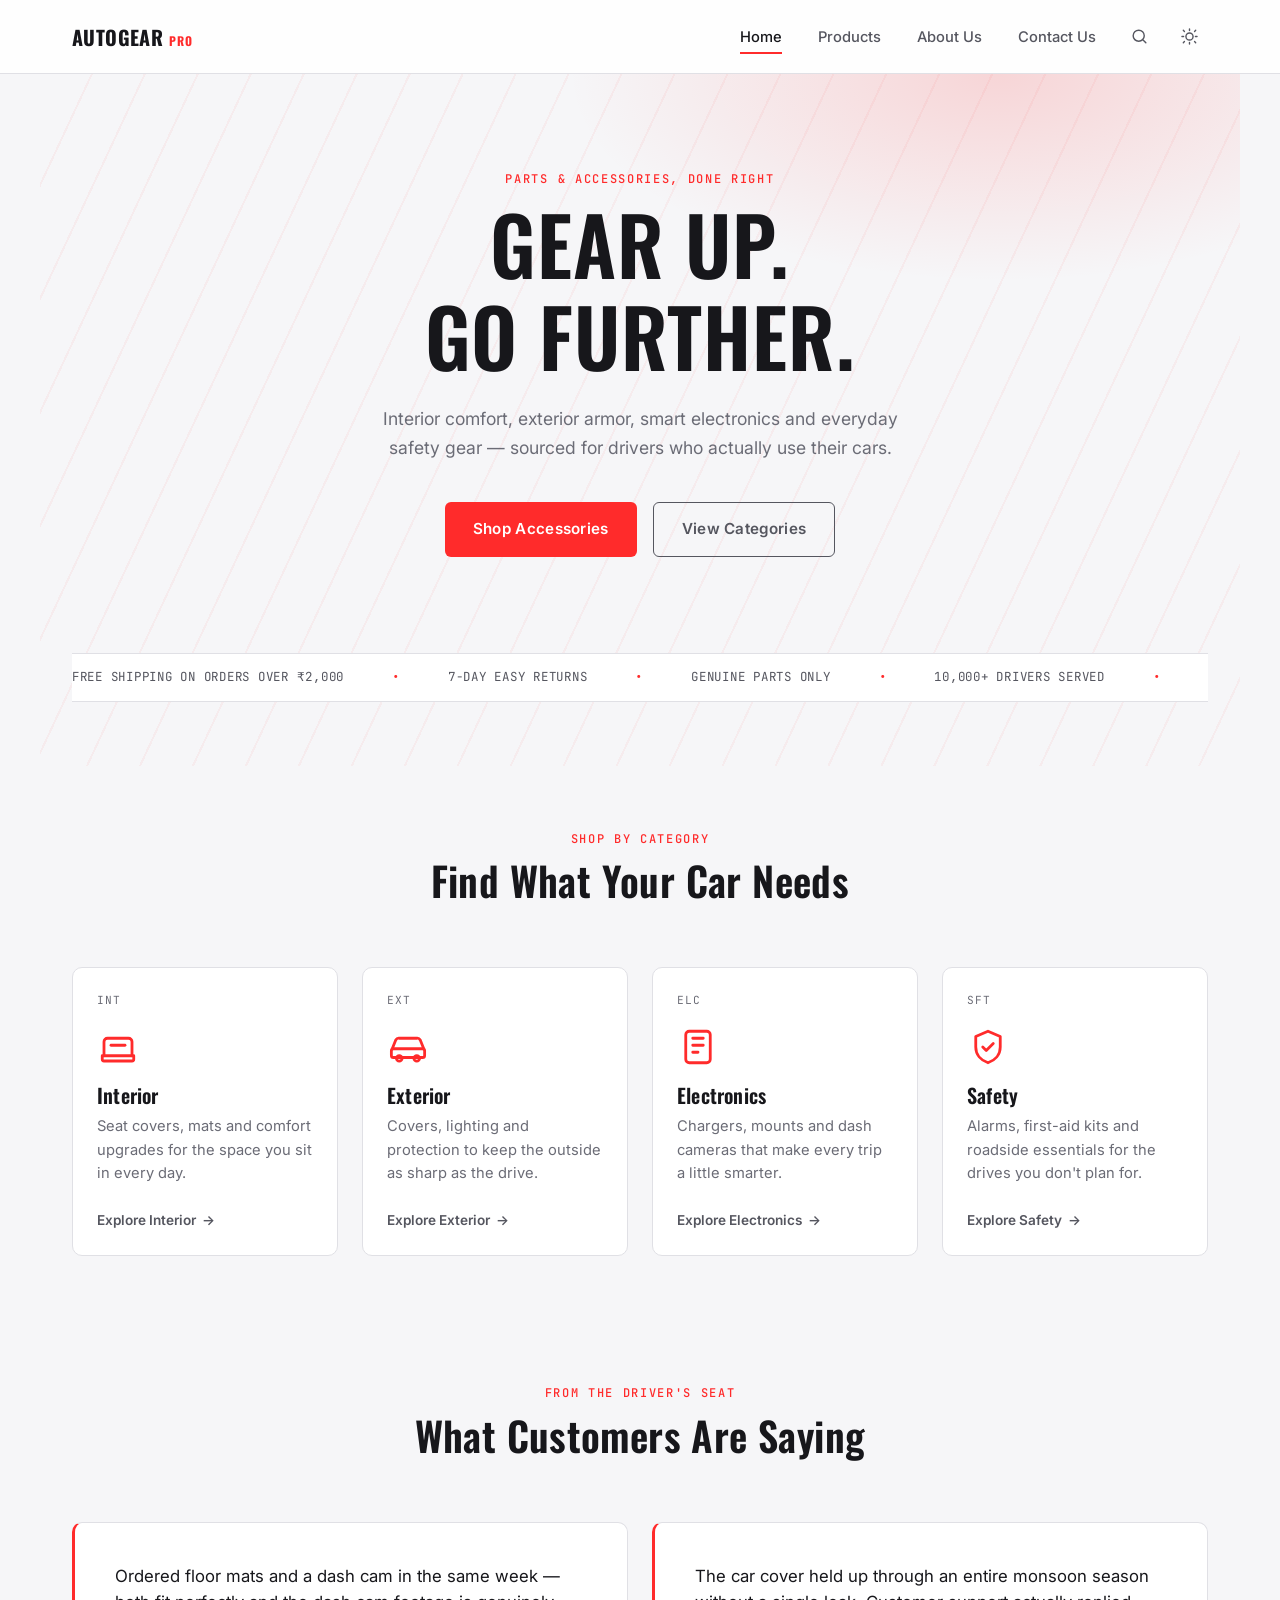
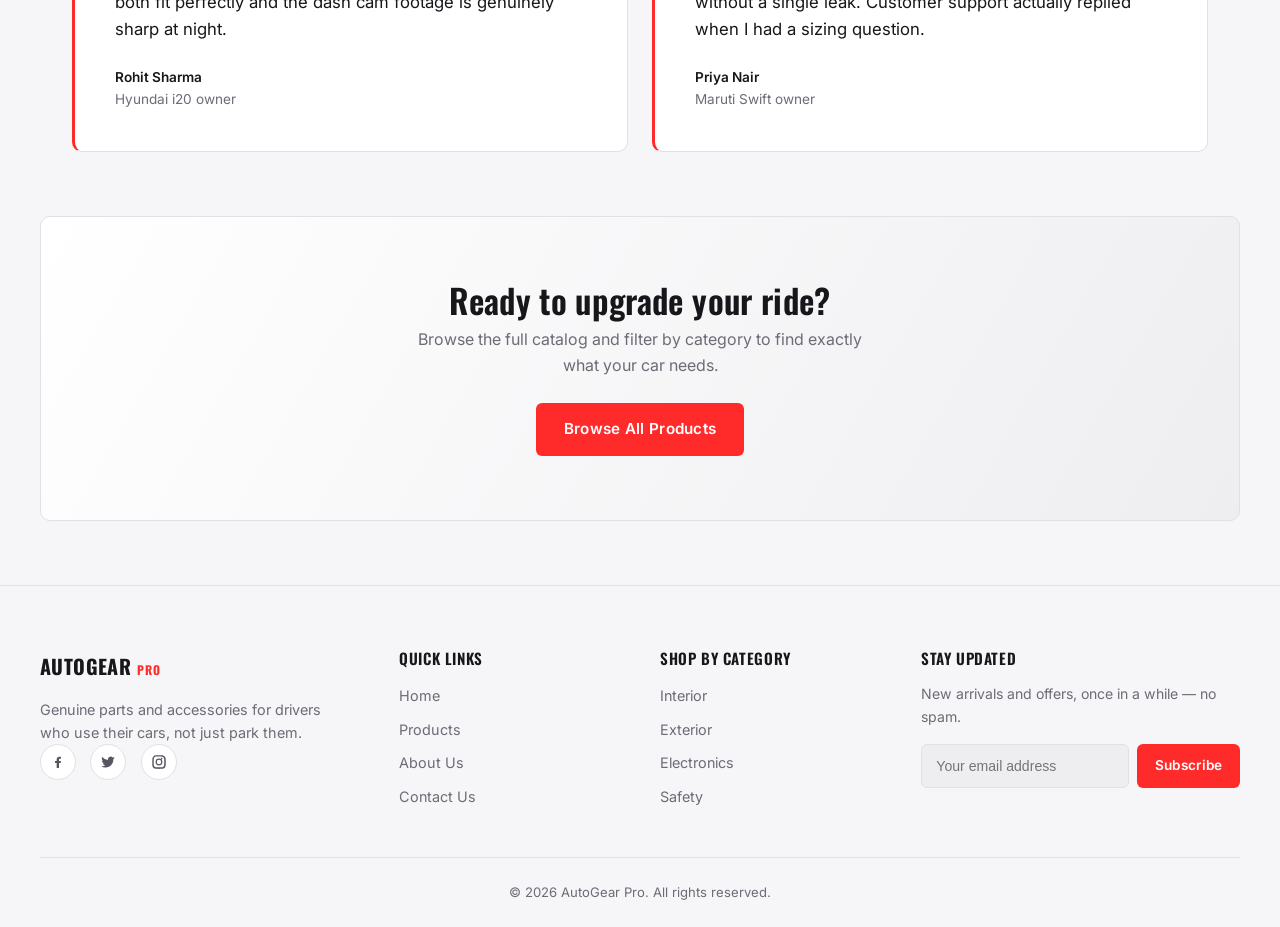
<file: index.html>
<!DOCTYPE html>
<html lang="en">
<head>
  <script>
    (function () {
      try {
        var saved = localStorage.getItem('autogearpro_theme');
        var prefersLight = window.matchMedia && window.matchMedia('(prefers-color-scheme: light)').matches;
        if (saved === 'light' || (!saved && prefersLight)) {
          document.documentElement.setAttribute('data-theme', 'light');
        }
      } catch (e) {}
    })();
  </script>
    <meta charset="UTF-8">
  <meta name="viewport" content="width=device-width, initial-scale=1.0">
  <title>AutoGear Pro — Premium Car Accessories & Parts</title>
  <meta name="description" content="AutoGear Pro supplies genuine interior, exterior, electronics and safety accessories for your car — fast dispatch, easy returns, built for real drivers.">

  <!-- Fonts: preconnect + link (replaces old @import pattern) -->
  <link rel="preconnect" href="https://fonts.googleapis.com">
  <link rel="preconnect" href="https://fonts.gstatic.com" crossorigin>
  <link href="https://fonts.googleapis.com/css2?family=Oswald:wght@400;500;600;700&family=Inter:wght@400;500;600;700&family=JetBrains+Mono:wght@500&display=swap" rel="stylesheet">

  <link rel="stylesheet" href="css/style.css">
  <link rel="stylesheet" href="css/responsive.css">
  <!-- TODO: add favicon.svg once /images assets are created -->
</head>
<body>

  <div class="page-loader" id="pageLoader" aria-hidden="true">
    <span class="loader-mark">AUTOGEAR<br>PRO</span>
    <span class="loader-bar"><span class="loader-bar-fill"></span></span>
  </div>

    <a class="skip-link" href="#main-content">Skip to content</a>

  <header class="site-header" id="siteHeader">
    <div class="header-inner">
      <a href="index.html" class="logo">
        <span class="logo-mark">AUTOGEAR</span><span class="logo-sub">PRO</span>
      </a>

      <nav class="site-nav" aria-label="Primary">
        <button class="menu-toggle" id="menuToggle" aria-expanded="false" aria-controls="primaryNav" aria-label="Toggle menu">
          <span></span>
          <span></span>
          <span></span>
        </button>

        <ul class="nav-list" id="primaryNav">
          <li><a href="index.html" aria-current="page">Home</a></li>
          <li><a href="products.html">Products</a></li>
          <li><a href="about.html">About Us</a></li>
          <li><a href="contact.html">Contact Us</a></li>
        </ul>
      </nav>

      <div class="header-actions">
        <div class="search-widget">
          <button class="search-toggle" id="searchToggle" type="button" aria-expanded="false" aria-controls="searchForm" aria-label="Search products">
            <svg viewBox="0 0 24 24" fill="none" stroke="currentColor" stroke-width="1.8" aria-hidden="true"><circle cx="11" cy="11" r="7"/><path d="m20 20-3.2-3.2" stroke-linecap="round"/></svg>
          </button>
          <form class="search-form" id="searchForm" role="search" action="products.html" method="get">
            <label for="siteSearchInput" class="visually-hidden">Search products</label>
            <input type="search" id="siteSearchInput" name="search" placeholder="Search products…" autocomplete="off">
          </form>
        </div>

        <button class="theme-toggle" id="themeToggle" type="button" aria-label="Switch to light mode" aria-pressed="false">
          <svg class="icon-moon" viewBox="0 0 24 24" fill="currentColor" aria-hidden="true"><path d="M20.7 14.9A8.5 8.5 0 0 1 9.1 3.3a.6.6 0 0 0-.8-.8 10 10 0 1 0 13.2 13.2.6.6 0 0 0-.8-.8Z"/></svg>
          <svg class="icon-sun" viewBox="0 0 24 24" fill="none" stroke="currentColor" stroke-width="1.8" aria-hidden="true"><circle cx="12" cy="12" r="4.5"/><path d="M12 2.5v2M12 19.5v2M4.2 4.2l1.4 1.4M18.4 18.4l1.4 1.4M2.5 12h2M19.5 12h2M4.2 19.8l1.4-1.4M18.4 5.6l1.4-1.4" stroke-linecap="round"/></svg>
        </button>
      </div>
    </div>
  </header>

  <main id="main-content">

    <!-- HERO -->
    <section class="hero">
      <div class="hero-bg" aria-hidden="true"></div>
      <div class="hero-inner">
        <p class="eyebrow">Parts &amp; Accessories, Done Right</p>
        <h1 class="hero-title">Gear Up.<br>Go Further.</h1>
        <p class="hero-sub">Interior comfort, exterior armor, smart electronics and everyday safety gear — sourced for drivers who actually use their cars.</p>
        <div class="cta-row">
          <a href="products.html" class="btn btn-primary">Shop Accessories</a>
          <a href="#categories" class="btn btn-outline">View Categories</a>
        </div>
      </div>

      <div class="hero-ticker" aria-hidden="true">
        <div class="ticker-track">
          <span>Free shipping on orders over ₹2,000</span>
          <span>7-day easy returns</span>
          <span>Genuine parts only</span>
          <span>10,000+ drivers served</span>
          <span>Free shipping on orders over ₹2,000</span>
          <span>7-day easy returns</span>
          <span>Genuine parts only</span>
          <span>10,000+ drivers served</span>
        </div>
      </div>
    </section>

    <!-- CATEGORIES -->
    <section id="categories" class="categories">
      <div class="section-head">
        <p class="eyebrow">Shop by Category</p>
        <h2>Find What Your Car Needs</h2>
      </div>

      <div class="category-grid">

        <a class="category-card reveal" href="products.html?category=interior">
          <span class="category-code">INT</span>
          <span class="category-icon" aria-hidden="true">
            <svg viewBox="0 0 24 24" fill="none" stroke="currentColor" stroke-width="1.6">
              <path d="M4 17V9a2 2 0 0 1 2-2h12a2 2 0 0 1 2 2v8" stroke-linecap="round" stroke-linejoin="round"/>
              <path d="M3 17h18v2a1 1 0 0 1-1 1H4a1 1 0 0 1-1-1v-2Z" stroke-linecap="round" stroke-linejoin="round"/>
              <path d="M8 11h8" stroke-linecap="round"/>
            </svg>
          </span>
          <h3>Interior</h3>
          <p>Seat covers, mats and comfort upgrades for the space you sit in every day.</p>
          <span class="category-link">Explore Interior <span aria-hidden="true">→</span></span>
        </a>

        <a class="category-card reveal" href="products.html?category=exterior">
          <span class="category-code">EXT</span>
          <span class="category-icon" aria-hidden="true">
            <svg viewBox="0 0 24 24" fill="none" stroke="currentColor" stroke-width="1.6">
              <path d="M3 13l2-5a2 2 0 0 1 2-1h10a2 2 0 0 1 2 1l2 5" stroke-linecap="round" stroke-linejoin="round"/>
              <rect x="2.5" y="13" width="19" height="5" rx="1.2" stroke-linejoin="round"/>
              <circle cx="7" cy="18.5" r="1.6"/>
              <circle cx="17" cy="18.5" r="1.6"/>
            </svg>
          </span>
          <h3>Exterior</h3>
          <p>Covers, lighting and protection to keep the outside as sharp as the drive.</p>
          <span class="category-link">Explore Exterior <span aria-hidden="true">→</span></span>
        </a>

        <a class="category-card reveal" href="products.html?category=electronics">
          <span class="category-code">ELC</span>
          <span class="category-icon" aria-hidden="true">
            <svg viewBox="0 0 24 24" fill="none" stroke="currentColor" stroke-width="1.6">
              <rect x="5" y="3" width="14" height="18" rx="2" stroke-linejoin="round"/>
              <path d="M9 7h6M9 11h6M9 15h3" stroke-linecap="round"/>
            </svg>
          </span>
          <h3>Electronics</h3>
          <p>Chargers, mounts and dash cameras that make every trip a little smarter.</p>
          <span class="category-link">Explore Electronics <span aria-hidden="true">→</span></span>
        </a>

        <a class="category-card reveal" href="products.html?category=safety">
          <span class="category-code">SFT</span>
          <span class="category-icon" aria-hidden="true">
            <svg viewBox="0 0 24 24" fill="none" stroke="currentColor" stroke-width="1.6">
              <path d="M12 3l7 3v6c0 4.5-3 7.7-7 9-4-1.3-7-4.5-7-9V6l7-3Z" stroke-linejoin="round"/>
              <path d="M9 12l2 2 4-4" stroke-linecap="round" stroke-linejoin="round"/>
            </svg>
          </span>
          <h3>Safety</h3>
          <p>Alarms, first-aid kits and roadside essentials for the drives you don't plan for.</p>
          <span class="category-link">Explore Safety <span aria-hidden="true">→</span></span>
        </a>

      </div>
    </section>

    <!-- TESTIMONIALS -->
    <section class="testimonials">
      <div class="section-head">
        <p class="eyebrow">From the Driver's Seat</p>
        <h2>What Customers Are Saying</h2>
      </div>

      <div class="testimonial-grid">
        <figure class="testimonial-card reveal">
          <blockquote>
            <p>Ordered floor mats and a dash cam in the same week — both fit perfectly and the dash cam footage is genuinely sharp at night.</p>
          </blockquote>
          <figcaption>
            <span class="testimonial-name">Rohit Sharma</span>
            <span class="testimonial-meta">Hyundai i20 owner</span>
          </figcaption>
        </figure>

        <figure class="testimonial-card reveal">
          <blockquote>
            <p>The car cover held up through an entire monsoon season without a single leak. Customer support actually replied when I had a sizing question.</p>
          </blockquote>
          <figcaption>
            <span class="testimonial-name">Priya Nair</span>
            <span class="testimonial-meta">Maruti Swift owner</span>
          </figcaption>
        </figure>
      </div>
    </section>

    <!-- CTA BANNER -->
    <section class="cta-banner">
      <div class="cta-banner-inner">
        <h2>Ready to upgrade your ride?</h2>
        <p>Browse the full catalog and filter by category to find exactly what your car needs.</p>
        <a href="products.html" class="btn btn-primary">Browse All Products</a>
      </div>
    </section>

  </main>

  <footer class="site-footer">
    <div class="footer-inner">
      <div class="footer-brand">
        <a href="index.html" class="logo">
          <span class="logo-mark">AUTOGEAR</span><span class="logo-sub">PRO</span>
        </a>
        <p>Genuine parts and accessories for drivers who use their cars, not just park them.</p>
        <div class="social-icons">
          <a href="#" aria-label="AutoGear Pro on Facebook">
            <svg viewBox="0 0 24 24" fill="currentColor" aria-hidden="true"><path d="M13.5 21v-7.5H16l.4-3H13.5V8.4c0-.87.24-1.46 1.5-1.46H16.5V4.35C16.2 4.31 15.2 4.2 14 4.2c-2.4 0-4 1.46-4 4.16V10.5H7.5v3H10V21h3.5Z"/></svg>
          </a>
          <a href="#" aria-label="AutoGear Pro on Twitter">
            <svg viewBox="0 0 24 24" fill="currentColor" aria-hidden="true"><path d="M22 5.9c-.7.3-1.5.6-2.3.7.8-.5 1.5-1.3 1.8-2.3-.8.5-1.7.8-2.6 1a4.1 4.1 0 0 0-7 3.7A11.6 11.6 0 0 1 3.4 4.6a4.1 4.1 0 0 0 1.3 5.5c-.7 0-1.3-.2-1.9-.5v.1c0 2 1.4 3.6 3.3 4a4.1 4.1 0 0 1-1.9.1 4.1 4.1 0 0 0 3.8 2.8A8.2 8.2 0 0 1 2 18.4a11.6 11.6 0 0 0 6.3 1.8c7.5 0 11.7-6.3 11.7-11.7v-.5c.8-.6 1.5-1.3 2-2.1Z"/></svg>
          </a>
          <a href="#" aria-label="AutoGear Pro on Instagram">
            <svg viewBox="0 0 24 24" fill="currentColor" aria-hidden="true"><path d="M12 2c2.7 0 3.1 0 4.1.06 1.1.05 1.9.24 2.5.5.7.28 1.2.65 1.8 1.2.5.56.9 1.1 1.2 1.8.26.6.45 1.4.5 2.5.05 1 .06 1.4.06 4.1s0 3.1-.06 4.1c-.05 1.1-.24 1.9-.5 2.5a5 5 0 0 1-1.2 1.8c-.56.5-1.1.9-1.8 1.2-.6.26-1.4.45-2.5.5-1 .05-1.4.06-4.1.06s-3.1 0-4.1-.06c-1.1-.05-1.9-.24-2.5-.5a5 5 0 0 1-1.8-1.2 5 5 0 0 1-1.2-1.8c-.26-.6-.45-1.4-.5-2.5C2 15.1 2 14.7 2 12s0-3.1.06-4.1c.05-1.1.24-1.9.5-2.5.28-.7.65-1.2 1.2-1.8.56-.5 1.1-.9 1.8-1.2.6-.26 1.4-.45 2.5-.5C8.9 2 9.3 2 12 2Zm0 1.8c-2.66 0-2.97 0-4.02.06-.9.04-1.4.2-1.7.33-.44.17-.75.38-1.08.7-.32.33-.53.64-.7 1.08-.13.3-.29.8-.33 1.7C4.1 8.9 4.1 9.21 4.1 12s0 2.97.06 4.02c.04.9.2 1.4.33 1.7.17.44.38.75.7 1.08.33.32.64.53 1.08.7.3.13.8.29 1.7.33 1.05.06 1.36.06 4.02.06s2.97 0 4.02-.06c.9-.04 1.4-.2 1.7-.33.44-.17.75-.38 1.08-.7.32-.33.53-.64.7-1.08.13-.3.29-.8.33-1.7.06-1.05.06-1.36.06-4.02s0-2.97-.06-4.02c-.04-.9-.2-1.4-.33-1.7a2.9 2.9 0 0 0-.7-1.08 2.9 2.9 0 0 0-1.08-.7c-.3-.13-.8-.29-1.7-.33C14.97 3.8 14.66 3.8 12 3.8Zm0 3.1a5.1 5.1 0 1 1 0 10.2 5.1 5.1 0 0 1 0-10.2Zm0 1.8a3.3 3.3 0 1 0 0 6.6 3.3 3.3 0 0 0 0-6.6Zm5.3-2a1.2 1.2 0 1 1-2.4 0 1.2 1.2 0 0 1 2.4 0Z"/></svg>
          </a>
        </div>
      </div>

      <div class="footer-section">
        <h3>Quick Links</h3>
        <ul>
          <li><a href="index.html">Home</a></li>
          <li><a href="products.html">Products</a></li>
          <li><a href="about.html">About Us</a></li>
          <li><a href="contact.html">Contact Us</a></li>
        </ul>
      </div>

      <div class="footer-section">
        <h3>Shop by Category</h3>
        <ul>
          <li><a href="products.html?category=interior">Interior</a></li>
          <li><a href="products.html?category=exterior">Exterior</a></li>
          <li><a href="products.html?category=electronics">Electronics</a></li>
          <li><a href="products.html?category=safety">Safety</a></li>
        </ul>
      </div>

      <div class="footer-section footer-newsletter">
        <h3>Stay Updated</h3>
        <p>New arrivals and offers, once in a while — no spam.</p>
        <form class="newsletter-form" id="newsletterForm" novalidate>
          <label for="newsletterEmail" class="visually-hidden">Email address</label>
          <div class="newsletter-input-row">
            <input type="email" id="newsletterEmail" name="newsletterEmail" placeholder="Your email address" aria-describedby="newsletterError" required>
            <button type="submit" class="btn btn-primary newsletter-submit">Subscribe</button>
          </div>
          <span class="form-error" id="newsletterError"></span>
        </form>
      </div>
    </div>

    <p class="footer-bottom">&copy; <span id="footerYear">2026</span> AutoGear Pro. All rights reserved.</p>
  </footer>

  <button class="back-to-top" id="backToTop" type="button" aria-label="Back to top">
    <svg viewBox="0 0 24 24" fill="none" stroke="currentColor" stroke-width="2" aria-hidden="true"><path d="M12 19V5M5 12l7-7 7 7" stroke-linecap="round" stroke-linejoin="round"/></svg>
  </button>

  <div class="toast" id="toast" role="status" aria-live="polite"></div>

  <script src="js/script.js" defer></script>
</body>
</html>
</file>
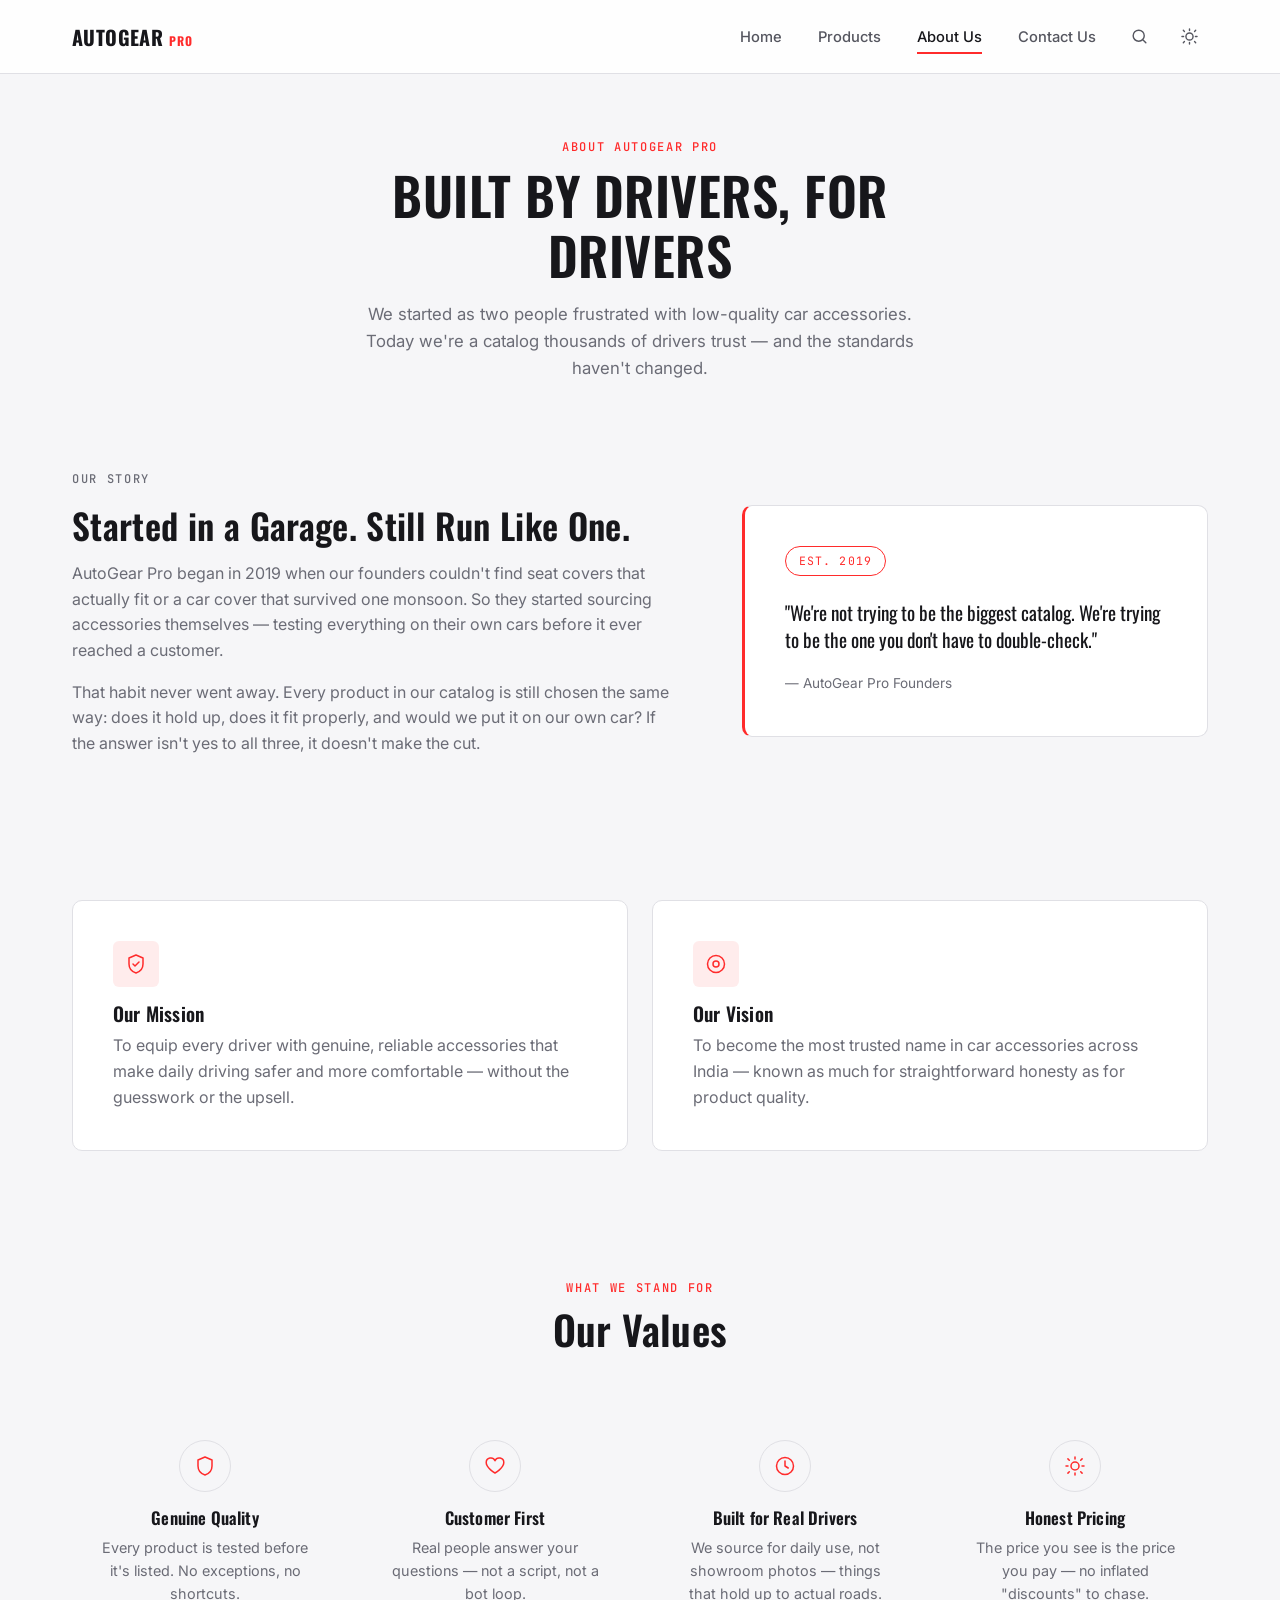
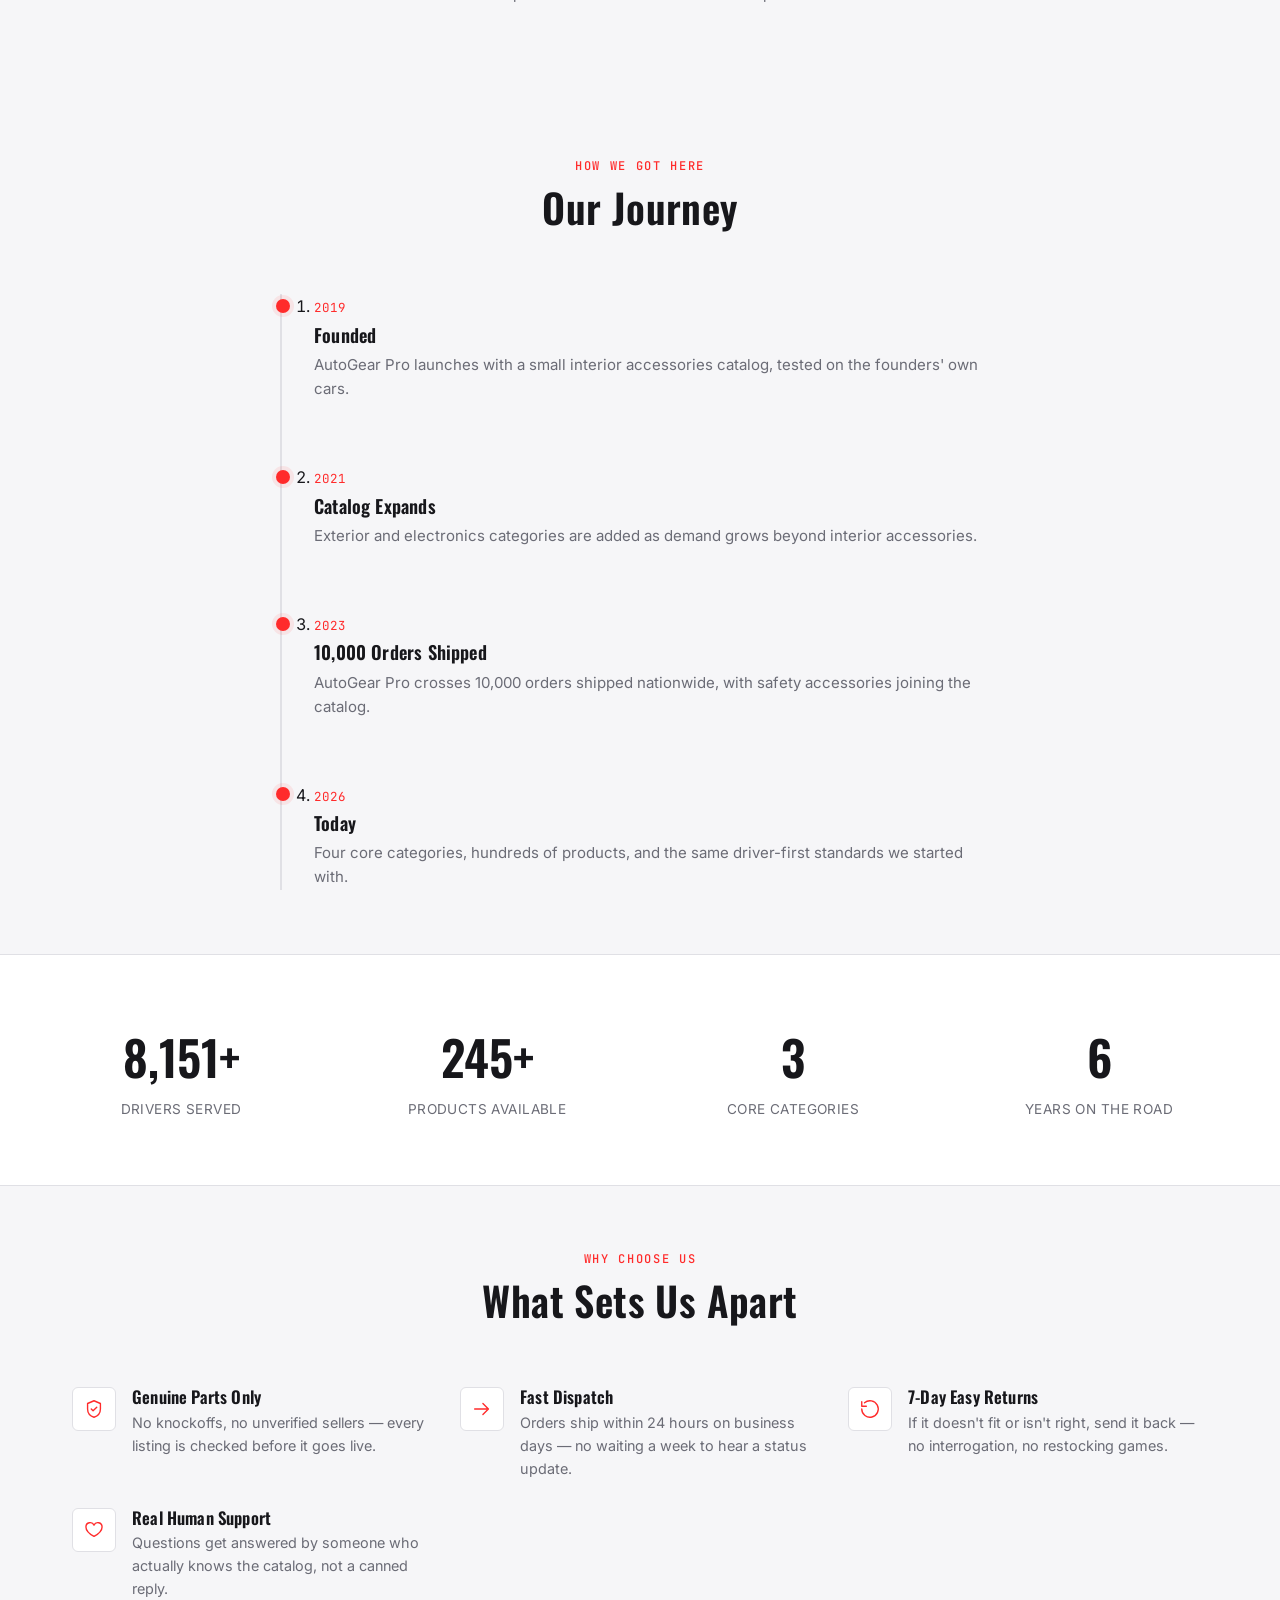
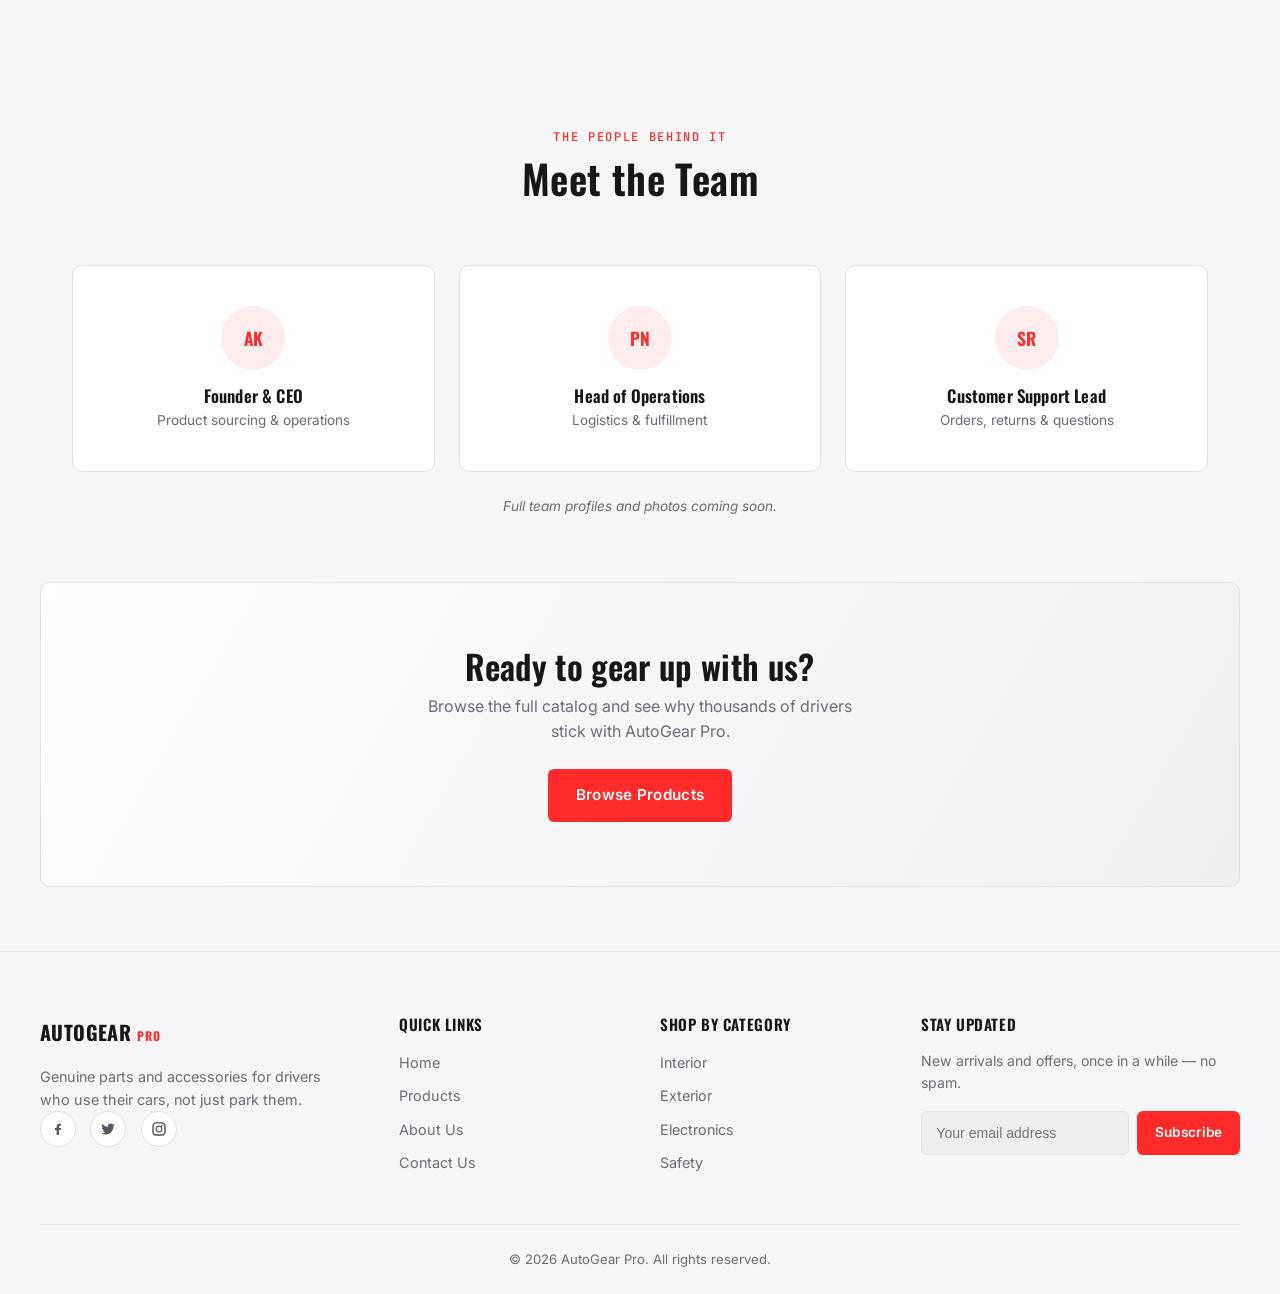
<file: about.html>
<!DOCTYPE html>
<html lang="en">
<head>
  <script>
    (function () {
      try {
        var saved = localStorage.getItem('autogearpro_theme');
        var prefersLight = window.matchMedia && window.matchMedia('(prefers-color-scheme: light)').matches;
        if (saved === 'light' || (!saved && prefersLight)) {
          document.documentElement.setAttribute('data-theme', 'light');
        }
      } catch (e) {}
    })();
  </script>
    <meta charset="UTF-8">
  <meta name="viewport" content="width=device-width, initial-scale=1.0">
  <title>About Us — AutoGear Pro | Our Story, Mission &amp; Values</title>
  <meta name="description" content="Learn how AutoGear Pro started, what drives us, and why thousands of drivers trust us for genuine car accessories and honest service.">

  <link rel="preconnect" href="https://fonts.googleapis.com">
  <link rel="preconnect" href="https://fonts.gstatic.com" crossorigin>
  <link href="https://fonts.googleapis.com/css2?family=Oswald:wght@400;500;600;700&family=Inter:wght@400;500;600;700&family=JetBrains+Mono:wght@500&display=swap" rel="stylesheet">

  <link rel="stylesheet" href="css/style.css">
  <link rel="stylesheet" href="css/responsive.css">
  <!-- TODO: add favicon.svg once /images assets are created -->
</head>
<body>

  <div class="page-loader" id="pageLoader" aria-hidden="true">
    <span class="loader-mark">AUTOGEAR<br>PRO</span>
    <span class="loader-bar"><span class="loader-bar-fill"></span></span>
  </div>

    <a class="skip-link" href="#main-content">Skip to content</a>

  <header class="site-header" id="siteHeader">
    <div class="header-inner">
      <a href="index.html" class="logo">
        <span class="logo-mark">AUTOGEAR</span><span class="logo-sub">PRO</span>
      </a>

      <nav class="site-nav" aria-label="Primary">
        <button class="menu-toggle" id="menuToggle" aria-expanded="false" aria-controls="primaryNav" aria-label="Toggle menu">
          <span></span>
          <span></span>
          <span></span>
        </button>

        <ul class="nav-list" id="primaryNav">
          <li><a href="index.html">Home</a></li>
          <li><a href="products.html">Products</a></li>
          <li><a href="about.html" aria-current="page">About Us</a></li>
          <li><a href="contact.html">Contact Us</a></li>
        </ul>
      </nav>

      <div class="header-actions">
        <div class="search-widget">
          <button class="search-toggle" id="searchToggle" type="button" aria-expanded="false" aria-controls="searchForm" aria-label="Search products">
            <svg viewBox="0 0 24 24" fill="none" stroke="currentColor" stroke-width="1.8" aria-hidden="true"><circle cx="11" cy="11" r="7"/><path d="m20 20-3.2-3.2" stroke-linecap="round"/></svg>
          </button>
          <form class="search-form" id="searchForm" role="search" action="products.html" method="get">
            <label for="siteSearchInput" class="visually-hidden">Search products</label>
            <input type="search" id="siteSearchInput" name="search" placeholder="Search products…" autocomplete="off">
          </form>
        </div>

        <button class="theme-toggle" id="themeToggle" type="button" aria-label="Switch to light mode" aria-pressed="false">
          <svg class="icon-moon" viewBox="0 0 24 24" fill="currentColor" aria-hidden="true"><path d="M20.7 14.9A8.5 8.5 0 0 1 9.1 3.3a.6.6 0 0 0-.8-.8 10 10 0 1 0 13.2 13.2.6.6 0 0 0-.8-.8Z"/></svg>
          <svg class="icon-sun" viewBox="0 0 24 24" fill="none" stroke="currentColor" stroke-width="1.8" aria-hidden="true"><circle cx="12" cy="12" r="4.5"/><path d="M12 2.5v2M12 19.5v2M4.2 4.2l1.4 1.4M18.4 18.4l1.4 1.4M2.5 12h2M19.5 12h2M4.2 19.8l1.4-1.4M18.4 5.6l1.4-1.4" stroke-linecap="round"/></svg>
        </button>
      </div>
    </div>
  </header>

  <main id="main-content">

    <!-- HERO -->
    <section class="page-intro">
      <p class="eyebrow">About AutoGear Pro</p>
      <h1>Built By Drivers, For Drivers</h1>
      <p class="page-intro-sub">We started as two people frustrated with low-quality car accessories. Today we're a catalog thousands of drivers trust — and the standards haven't changed.</p>
    </section>

    <!-- OUR STORY -->
    <section class="story-section">
      <div class="story-text">
        <p class="eyebrow">Our Story</p>
        <h2>Started in a Garage. Still Run Like One.</h2>
        <p>AutoGear Pro began in 2019 when our founders couldn't find seat covers that actually fit or a car cover that survived one monsoon. So they started sourcing accessories themselves — testing everything on their own cars before it ever reached a customer.</p>
        <p>That habit never went away. Every product in our catalog is still chosen the same way: does it hold up, does it fit properly, and would we put it on our own car? If the answer isn't yes to all three, it doesn't make the cut.</p>
      </div>

      <div class="story-highlight">
        <span class="story-badge">EST. 2019</span>
        <p class="story-highlight-text">"We're not trying to be the biggest catalog. We're trying to be the one you don't have to double-check."</p>
        <span class="story-highlight-meta">— AutoGear Pro Founders</span>
      </div>
    </section>

    <!-- MISSION & VISION -->
    <section class="mission-vision">
      <div class="mv-card reveal">
        <span class="mv-icon" aria-hidden="true">
          <svg viewBox="0 0 24 24" fill="none" stroke="currentColor" stroke-width="1.5">
            <path d="M12 3l7 3v6c0 4.5-3 7.7-7 9-4-1.3-7-4.5-7-9V6l7-3Z" stroke-linejoin="round"/>
            <path d="M9 12l2 2 4-4" stroke-linecap="round" stroke-linejoin="round"/>
          </svg>
        </span>
        <h3>Our Mission</h3>
        <p>To equip every driver with genuine, reliable accessories that make daily driving safer and more comfortable — without the guesswork or the upsell.</p>
      </div>

      <div class="mv-card reveal">
        <span class="mv-icon" aria-hidden="true">
          <svg viewBox="0 0 24 24" fill="none" stroke="currentColor" stroke-width="1.5">
            <circle cx="12" cy="12" r="8.5"/>
            <circle cx="12" cy="12" r="3"/>
          </svg>
        </span>
        <h3>Our Vision</h3>
        <p>To become the most trusted name in car accessories across India — known as much for straightforward honesty as for product quality.</p>
      </div>
    </section>

    <!-- VALUES -->
    <section class="values-section">
      <div class="section-head">
        <p class="eyebrow">What We Stand For</p>
        <h2>Our Values</h2>
      </div>

      <div class="values-grid">
        <div class="value-card reveal">
          <span class="value-icon" aria-hidden="true">
            <svg viewBox="0 0 24 24" fill="none" stroke="currentColor" stroke-width="1.5">
              <path d="M12 3l7 3v6c0 4.5-3 7.7-7 9-4-1.3-7-4.5-7-9V6l7-3Z" stroke-linejoin="round"/>
            </svg>
          </span>
          <h3>Genuine Quality</h3>
          <p>Every product is tested before it's listed. No exceptions, no shortcuts.</p>
        </div>

        <div class="value-card reveal">
          <span class="value-icon" aria-hidden="true">
            <svg viewBox="0 0 24 24" fill="none" stroke="currentColor" stroke-width="1.5">
              <path d="M20.8 8.6c0 5.4-8.8 10.4-8.8 10.4S3.2 14 3.2 8.6a4.6 4.6 0 0 1 8.8-1.9 4.6 4.6 0 0 1 8.8 1.9Z" stroke-linejoin="round"/>
            </svg>
          </span>
          <h3>Customer First</h3>
          <p>Real people answer your questions — not a script, not a bot loop.</p>
        </div>

        <div class="value-card reveal">
          <span class="value-icon" aria-hidden="true">
            <svg viewBox="0 0 24 24" fill="none" stroke="currentColor" stroke-width="1.5">
              <circle cx="12" cy="12" r="8.5"/>
              <path d="M12 7v5l3.2 2" stroke-linecap="round" stroke-linejoin="round"/>
            </svg>
          </span>
          <h3>Built for Real Drivers</h3>
          <p>We source for daily use, not showroom photos — things that hold up to actual roads.</p>
        </div>

        <div class="value-card reveal">
          <span class="value-icon" aria-hidden="true">
            <svg viewBox="0 0 24 24" fill="none" stroke="currentColor" stroke-width="1.5">
              <path d="M12 3v2M12 19v2M4.9 4.9l1.4 1.4M17.7 17.7l1.4 1.4M3 12h2M19 12h2M4.9 19.1l1.4-1.4M17.7 6.3l1.4-1.4" stroke-linecap="round"/>
              <circle cx="12" cy="12" r="4"/>
            </svg>
          </span>
          <h3>Honest Pricing</h3>
          <p>The price you see is the price you pay — no inflated "discounts" to chase.</p>
        </div>
      </div>
    </section>

    <!-- TIMELINE -->
    <section class="timeline-section">
      <div class="section-head">
        <p class="eyebrow">How We Got Here</p>
        <h2>Our Journey</h2>
      </div>

      <ol class="timeline">
        <li class="timeline-item reveal">
          <span class="timeline-dot" aria-hidden="true"></span>
          <div class="timeline-content">
            <span class="timeline-year">2019</span>
            <h3>Founded</h3>
            <p>AutoGear Pro launches with a small interior accessories catalog, tested on the founders' own cars.</p>
          </div>
        </li>

        <li class="timeline-item reveal">
          <span class="timeline-dot" aria-hidden="true"></span>
          <div class="timeline-content">
            <span class="timeline-year">2021</span>
            <h3>Catalog Expands</h3>
            <p>Exterior and electronics categories are added as demand grows beyond interior accessories.</p>
          </div>
        </li>

        <li class="timeline-item reveal">
          <span class="timeline-dot" aria-hidden="true"></span>
          <div class="timeline-content">
            <span class="timeline-year">2023</span>
            <h3>10,000 Orders Shipped</h3>
            <p>AutoGear Pro crosses 10,000 orders shipped nationwide, with safety accessories joining the catalog.</p>
          </div>
        </li>

        <li class="timeline-item reveal">
          <span class="timeline-dot" aria-hidden="true"></span>
          <div class="timeline-content">
            <span class="timeline-year">2026</span>
            <h3>Today</h3>
            <p>Four core categories, hundreds of products, and the same driver-first standards we started with.</p>
          </div>
        </li>
      </ol>
    </section>

    <!-- STATISTICS -->
    <section class="stats-section">
      <div class="stats-grid">
        <div class="stat-card reveal">
          <span class="stat-number" data-target="10000" data-suffix="+">0</span>
          <span class="stat-label">Drivers Served</span>
        </div>
        <div class="stat-card reveal">
          <span class="stat-number" data-target="300" data-suffix="+">0</span>
          <span class="stat-label">Products Available</span>
        </div>
        <div class="stat-card reveal">
          <span class="stat-number" data-target="4" data-suffix="">0</span>
          <span class="stat-label">Core Categories</span>
        </div>
        <div class="stat-card reveal">
          <span class="stat-number" data-target="7" data-suffix="">0</span>
          <span class="stat-label">Years on the Road</span>
        </div>
      </div>
    </section>

    <!-- WHY CHOOSE US -->
    <section class="why-section">
      <div class="section-head">
        <p class="eyebrow">Why Choose Us</p>
        <h2>What Sets Us Apart</h2>
      </div>

      <div class="why-grid">
        <div class="why-item reveal">
          <span class="why-icon" aria-hidden="true">
            <svg viewBox="0 0 24 24" fill="none" stroke="currentColor" stroke-width="1.5">
              <path d="M12 3l7 3v6c0 4.5-3 7.7-7 9-4-1.3-7-4.5-7-9V6l7-3Z" stroke-linejoin="round"/>
              <path d="M9 12l2 2 4-4" stroke-linecap="round" stroke-linejoin="round"/>
            </svg>
          </span>
          <div>
            <h3>Genuine Parts Only</h3>
            <p>No knockoffs, no unverified sellers — every listing is checked before it goes live.</p>
          </div>
        </div>

        <div class="why-item reveal">
          <span class="why-icon" aria-hidden="true">
            <svg viewBox="0 0 24 24" fill="none" stroke="currentColor" stroke-width="1.5">
              <path d="M4 12h13M13 6l6 6-6 6" stroke-linecap="round" stroke-linejoin="round"/>
            </svg>
          </span>
          <div>
            <h3>Fast Dispatch</h3>
            <p>Orders ship within 24 hours on business days — no waiting a week to hear a status update.</p>
          </div>
        </div>

        <div class="why-item reveal">
          <span class="why-icon" aria-hidden="true">
            <svg viewBox="0 0 24 24" fill="none" stroke="currentColor" stroke-width="1.5">
              <path d="M3 12a9 9 0 1 0 3-6.7" stroke-linecap="round"/>
              <path d="M3 4v5h5" stroke-linecap="round" stroke-linejoin="round"/>
            </svg>
          </span>
          <div>
            <h3>7-Day Easy Returns</h3>
            <p>If it doesn't fit or isn't right, send it back — no interrogation, no restocking games.</p>
          </div>
        </div>

        <div class="why-item reveal">
          <span class="why-icon" aria-hidden="true">
            <svg viewBox="0 0 24 24" fill="none" stroke="currentColor" stroke-width="1.5">
              <path d="M20.8 8.6c0 5.4-8.8 10.4-8.8 10.4S3.2 14 3.2 8.6a4.6 4.6 0 0 1 8.8-1.9 4.6 4.6 0 0 1 8.8 1.9Z" stroke-linejoin="round"/>
            </svg>
          </span>
          <div>
            <h3>Real Human Support</h3>
            <p>Questions get answered by someone who actually knows the catalog, not a canned reply.</p>
          </div>
        </div>
      </div>
    </section>

    <!-- TEAM (PLACEHOLDER) -->
    <section class="team-section">
      <div class="section-head">
        <p class="eyebrow">The People Behind It</p>
        <h2>Meet the Team</h2>
      </div>

      <div class="team-grid">
        <div class="team-card reveal">
          <span class="team-avatar" aria-hidden="true">AK</span>
          <h3>Founder &amp; CEO</h3>
          <p class="team-role">Product sourcing &amp; operations</p>
        </div>

        <div class="team-card reveal">
          <span class="team-avatar" aria-hidden="true">PN</span>
          <h3>Head of Operations</h3>
          <p class="team-role">Logistics &amp; fulfillment</p>
        </div>

        <div class="team-card reveal">
          <span class="team-avatar" aria-hidden="true">SR</span>
          <h3>Customer Support Lead</h3>
          <p class="team-role">Orders, returns &amp; questions</p>
        </div>
      </div>

      <p class="team-note">Full team profiles and photos coming soon.</p>
    </section>

    <!-- CTA BANNER -->
    <section class="cta-banner">
      <div class="cta-banner-inner">
        <h2>Ready to gear up with us?</h2>
        <p>Browse the full catalog and see why thousands of drivers stick with AutoGear Pro.</p>
        <a href="products.html" class="btn btn-primary">Browse Products</a>
      </div>
    </section>

  </main>

  <footer class="site-footer">
    <div class="footer-inner">
      <div class="footer-brand">
        <a href="index.html" class="logo">
          <span class="logo-mark">AUTOGEAR</span><span class="logo-sub">PRO</span>
        </a>
        <p>Genuine parts and accessories for drivers who use their cars, not just park them.</p>
        <div class="social-icons">
          <a href="#" aria-label="AutoGear Pro on Facebook">
            <svg viewBox="0 0 24 24" fill="currentColor" aria-hidden="true"><path d="M13.5 21v-7.5H16l.4-3H13.5V8.4c0-.87.24-1.46 1.5-1.46H16.5V4.35C16.2 4.31 15.2 4.2 14 4.2c-2.4 0-4 1.46-4 4.16V10.5H7.5v3H10V21h3.5Z"/></svg>
          </a>
          <a href="#" aria-label="AutoGear Pro on Twitter">
            <svg viewBox="0 0 24 24" fill="currentColor" aria-hidden="true"><path d="M22 5.9c-.7.3-1.5.6-2.3.7.8-.5 1.5-1.3 1.8-2.3-.8.5-1.7.8-2.6 1a4.1 4.1 0 0 0-7 3.7A11.6 11.6 0 0 1 3.4 4.6a4.1 4.1 0 0 0 1.3 5.5c-.7 0-1.3-.2-1.9-.5v.1c0 2 1.4 3.6 3.3 4a4.1 4.1 0 0 1-1.9.1 4.1 4.1 0 0 0 3.8 2.8A8.2 8.2 0 0 1 2 18.4a11.6 11.6 0 0 0 6.3 1.8c7.5 0 11.7-6.3 11.7-11.7v-.5c.8-.6 1.5-1.3 2-2.1Z"/></svg>
          </a>
          <a href="#" aria-label="AutoGear Pro on Instagram">
            <svg viewBox="0 0 24 24" fill="currentColor" aria-hidden="true"><path d="M12 2c2.7 0 3.1 0 4.1.06 1.1.05 1.9.24 2.5.5.7.28 1.2.65 1.8 1.2.5.56.9 1.1 1.2 1.8.26.6.45 1.4.5 2.5.05 1 .06 1.4.06 4.1s0 3.1-.06 4.1c-.05 1.1-.24 1.9-.5 2.5a5 5 0 0 1-1.2 1.8c-.56.5-1.1.9-1.8 1.2-.6.26-1.4.45-2.5.5-1 .05-1.4.06-4.1.06s-3.1 0-4.1-.06c-1.1-.05-1.9-.24-2.5-.5a5 5 0 0 1-1.8-1.2 5 5 0 0 1-1.2-1.8c-.26-.6-.45-1.4-.5-2.5C2 15.1 2 14.7 2 12s0-3.1.06-4.1c.05-1.1.24-1.9.5-2.5.28-.7.65-1.2 1.2-1.8.56-.5 1.1-.9 1.8-1.2.6-.26 1.4-.45 2.5-.5C8.9 2 9.3 2 12 2Zm0 1.8c-2.66 0-2.97 0-4.02.06-.9.04-1.4.2-1.7.33-.44.17-.75.38-1.08.7-.32.33-.53.64-.7 1.08-.13.3-.29.8-.33 1.7C4.1 8.9 4.1 9.21 4.1 12s0 2.97.06 4.02c.04.9.2 1.4.33 1.7.17.44.38.75.7 1.08.33.32.64.53 1.08.7.3.13.8.29 1.7.33 1.05.06 1.36.06 4.02.06s2.97 0 4.02-.06c.9-.04 1.4-.2 1.7-.33.44-.17.75-.38 1.08-.7.32-.33.53-.64.7-1.08.13-.3.29-.8.33-1.7.06-1.05.06-1.36.06-4.02s0-2.97-.06-4.02c-.04-.9-.2-1.4-.33-1.7a2.9 2.9 0 0 0-.7-1.08 2.9 2.9 0 0 0-1.08-.7c-.3-.13-.8-.29-1.7-.33C14.97 3.8 14.66 3.8 12 3.8Zm0 3.1a5.1 5.1 0 1 1 0 10.2 5.1 5.1 0 0 1 0-10.2Zm0 1.8a3.3 3.3 0 1 0 0 6.6 3.3 3.3 0 0 0 0-6.6Zm5.3-2a1.2 1.2 0 1 1-2.4 0 1.2 1.2 0 0 1 2.4 0Z"/></svg>
          </a>
        </div>
      </div>

      <div class="footer-section">
        <h3>Quick Links</h3>
        <ul>
          <li><a href="index.html">Home</a></li>
          <li><a href="products.html">Products</a></li>
          <li><a href="about.html">About Us</a></li>
          <li><a href="contact.html">Contact Us</a></li>
        </ul>
      </div>

      <div class="footer-section">
        <h3>Shop by Category</h3>
        <ul>
          <li><a href="products.html?category=interior">Interior</a></li>
          <li><a href="products.html?category=exterior">Exterior</a></li>
          <li><a href="products.html?category=electronics">Electronics</a></li>
          <li><a href="products.html?category=safety">Safety</a></li>
        </ul>
      </div>

      <div class="footer-section footer-newsletter">
        <h3>Stay Updated</h3>
        <p>New arrivals and offers, once in a while — no spam.</p>
        <form class="newsletter-form" id="newsletterForm" novalidate>
          <label for="newsletterEmail" class="visually-hidden">Email address</label>
          <div class="newsletter-input-row">
            <input type="email" id="newsletterEmail" name="newsletterEmail" placeholder="Your email address" aria-describedby="newsletterError" required>
            <button type="submit" class="btn btn-primary newsletter-submit">Subscribe</button>
          </div>
          <span class="form-error" id="newsletterError"></span>
        </form>
      </div>
    </div>

    <p class="footer-bottom">&copy; <span id="footerYear">2026</span> AutoGear Pro. All rights reserved.</p>
  </footer>

  <button class="back-to-top" id="backToTop" type="button" aria-label="Back to top">
    <svg viewBox="0 0 24 24" fill="none" stroke="currentColor" stroke-width="2" aria-hidden="true"><path d="M12 19V5M5 12l7-7 7 7" stroke-linecap="round" stroke-linejoin="round"/></svg>
  </button>

  <div class="toast" id="toast" role="status" aria-live="polite"></div>

  <script src="js/script.js" defer></script>
</body>
</html>
</file>
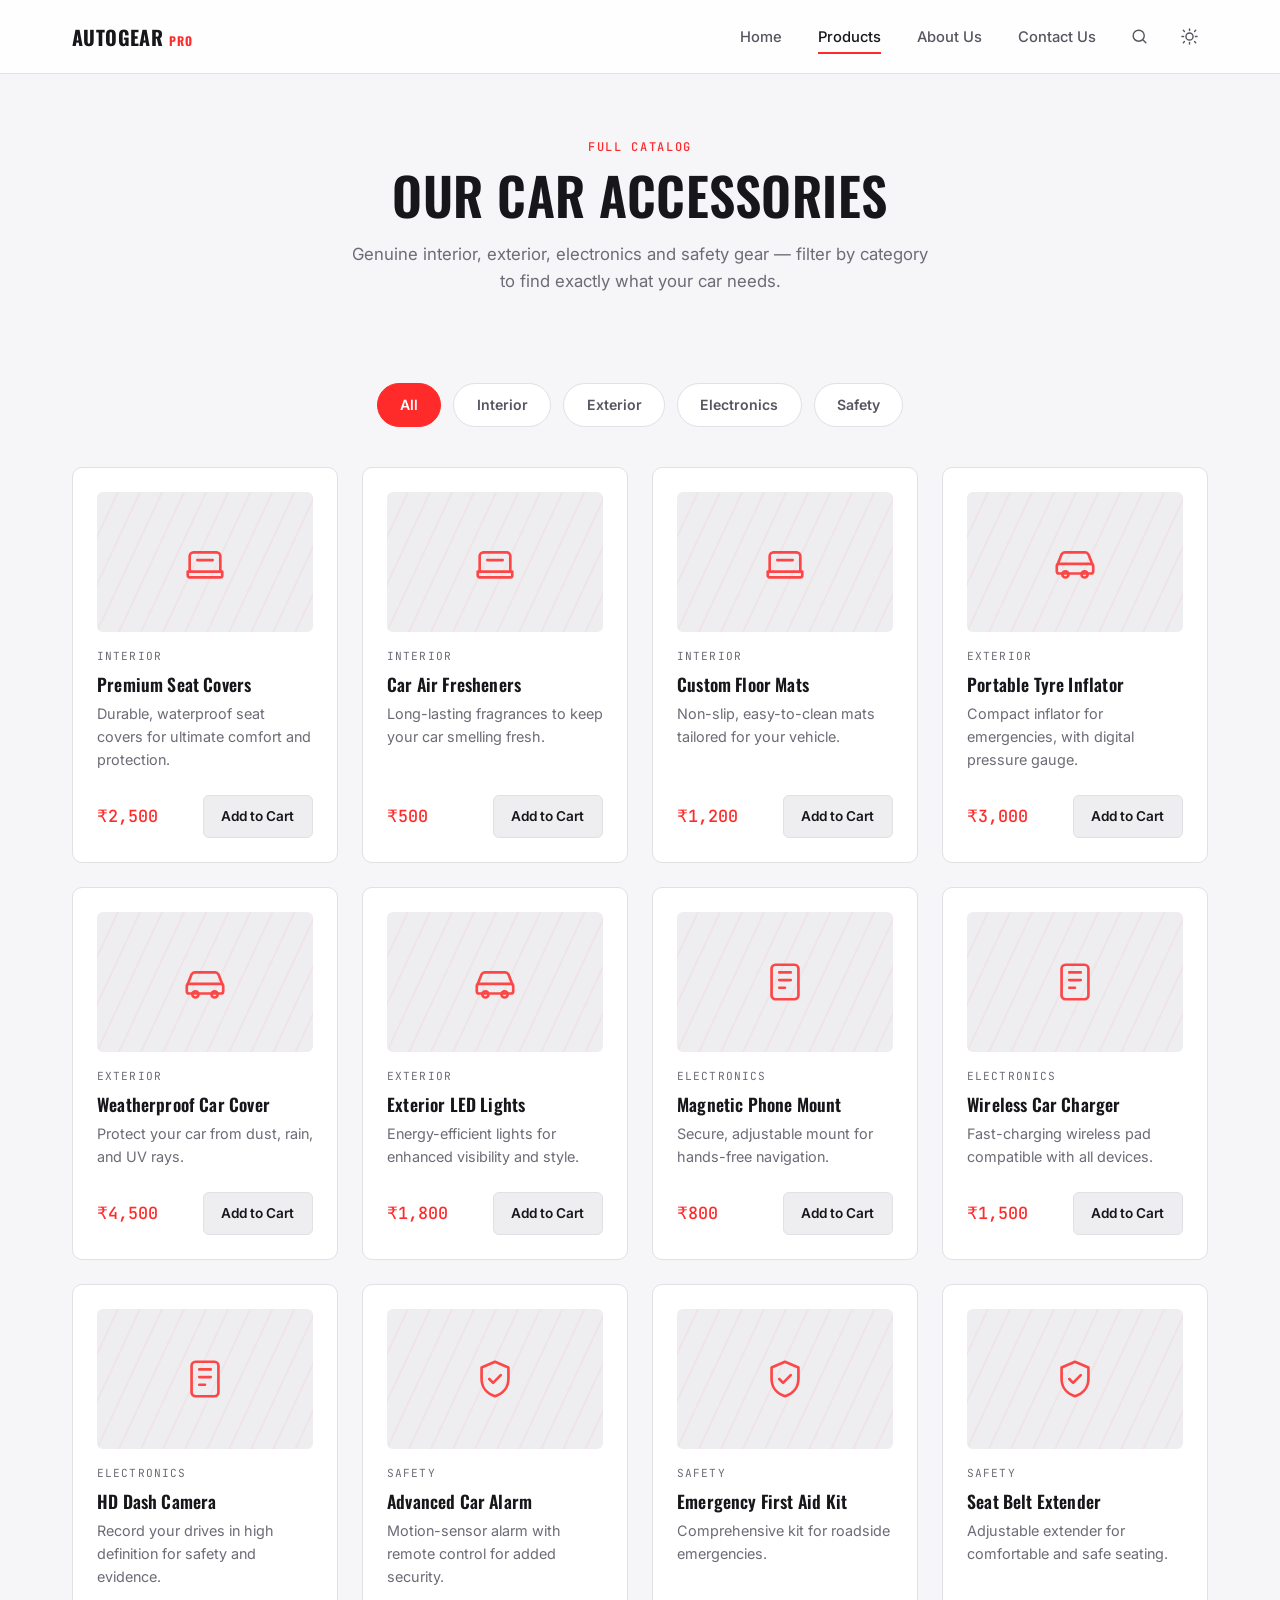
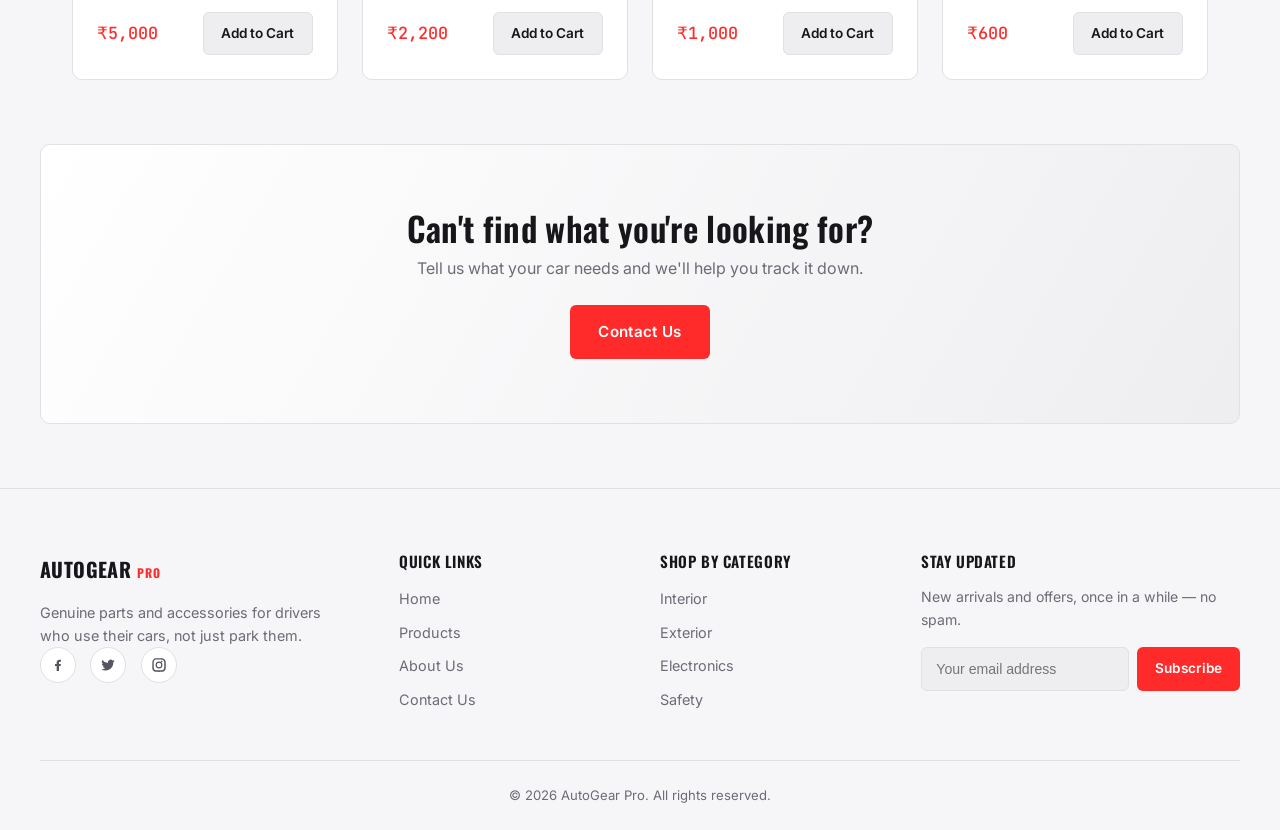
<file: products.html>
<!DOCTYPE html>
<html lang="en">
<head>
  <script>
    (function () {
      try {
        var saved = localStorage.getItem('autogearpro_theme');
        var prefersLight = window.matchMedia && window.matchMedia('(prefers-color-scheme: light)').matches;
        if (saved === 'light' || (!saved && prefersLight)) {
          document.documentElement.setAttribute('data-theme', 'light');
        }
      } catch (e) {}
    })();
  </script>
    <meta charset="UTF-8">
  <meta name="viewport" content="width=device-width, initial-scale=1.0">
  <title>Products — AutoGear Pro | Car Accessories & Parts</title>
  <meta name="description" content="Browse AutoGear Pro's full catalog of interior, exterior, electronics and safety car accessories. Filter by category and find genuine parts fast.">

  <link rel="preconnect" href="https://fonts.googleapis.com">
  <link rel="preconnect" href="https://fonts.gstatic.com" crossorigin>
  <link href="https://fonts.googleapis.com/css2?family=Oswald:wght@400;500;600;700&family=Inter:wght@400;500;600;700&family=JetBrains+Mono:wght@500&display=swap" rel="stylesheet">

  <link rel="stylesheet" href="css/style.css">
  <link rel="stylesheet" href="css/responsive.css">
  <!-- TODO: add favicon.svg once /images assets are created -->
</head>
<body>

  <div class="page-loader" id="pageLoader" aria-hidden="true">
    <span class="loader-mark">AUTOGEAR<br>PRO</span>
    <span class="loader-bar"><span class="loader-bar-fill"></span></span>
  </div>

    <a class="skip-link" href="#main-content">Skip to content</a>

  <header class="site-header" id="siteHeader">
    <div class="header-inner">
      <a href="index.html" class="logo">
        <span class="logo-mark">AUTOGEAR</span><span class="logo-sub">PRO</span>
      </a>

      <nav class="site-nav" aria-label="Primary">
        <button class="menu-toggle" id="menuToggle" aria-expanded="false" aria-controls="primaryNav" aria-label="Toggle menu">
          <span></span>
          <span></span>
          <span></span>
        </button>

        <ul class="nav-list" id="primaryNav">
          <li><a href="index.html">Home</a></li>
          <li><a href="products.html" aria-current="page">Products</a></li>
          <li><a href="about.html">About Us</a></li>
          <li><a href="contact.html">Contact Us</a></li>
        </ul>
      </nav>

      <div class="header-actions">
        <div class="search-widget">
          <button class="search-toggle" id="searchToggle" type="button" aria-expanded="false" aria-controls="searchForm" aria-label="Search products">
            <svg viewBox="0 0 24 24" fill="none" stroke="currentColor" stroke-width="1.8" aria-hidden="true"><circle cx="11" cy="11" r="7"/><path d="m20 20-3.2-3.2" stroke-linecap="round"/></svg>
          </button>
          <form class="search-form" id="searchForm" role="search" action="products.html" method="get">
            <label for="siteSearchInput" class="visually-hidden">Search products</label>
            <input type="search" id="siteSearchInput" name="search" placeholder="Search products…" autocomplete="off">
          </form>
        </div>

        <button class="theme-toggle" id="themeToggle" type="button" aria-label="Switch to light mode" aria-pressed="false">
          <svg class="icon-moon" viewBox="0 0 24 24" fill="currentColor" aria-hidden="true"><path d="M20.7 14.9A8.5 8.5 0 0 1 9.1 3.3a.6.6 0 0 0-.8-.8 10 10 0 1 0 13.2 13.2.6.6 0 0 0-.8-.8Z"/></svg>
          <svg class="icon-sun" viewBox="0 0 24 24" fill="none" stroke="currentColor" stroke-width="1.8" aria-hidden="true"><circle cx="12" cy="12" r="4.5"/><path d="M12 2.5v2M12 19.5v2M4.2 4.2l1.4 1.4M18.4 18.4l1.4 1.4M2.5 12h2M19.5 12h2M4.2 19.8l1.4-1.4M18.4 5.6l1.4-1.4" stroke-linecap="round"/></svg>
        </button>
      </div>
    </div>
  </header>

  <main id="main-content">

    <!-- PAGE INTRO -->
    <section class="page-intro">
      <p class="eyebrow">Full Catalog</p>
      <h1>Our Car Accessories</h1>
      <p class="page-intro-sub">Genuine interior, exterior, electronics and safety gear — filter by category to find exactly what your car needs.</p>
    </section>

    <!-- PRODUCTS -->
    <section class="products-section" aria-labelledby="productsHeading">
      <h2 id="productsHeading" class="visually-hidden">Product listing</h2>

      <div class="filter-bar" role="group" aria-label="Filter products by category">
        <button class="filter-btn is-active" data-category="all" aria-pressed="true">All</button>
        <button class="filter-btn" data-category="interior" aria-pressed="false">Interior</button>
        <button class="filter-btn" data-category="exterior" aria-pressed="false">Exterior</button>
        <button class="filter-btn" data-category="electronics" aria-pressed="false">Electronics</button>
        <button class="filter-btn" data-category="safety" aria-pressed="false">Safety</button>
      </div>

      <p class="visually-hidden" id="resultsAnnouncer" aria-live="polite"></p>

      <div class="products-grid" id="productsGrid">

        <!-- Interior -->
        <article class="product-card reveal" data-category="interior" data-price="2500">
          <div class="product-media" data-category="interior">
            <svg viewBox="0 0 24 24" fill="none" stroke="currentColor" stroke-width="1.4" aria-hidden="true">
              <path d="M4 17V9a2 2 0 0 1 2-2h12a2 2 0 0 1 2 2v8" stroke-linecap="round" stroke-linejoin="round"/>
              <path d="M3 17h18v2a1 1 0 0 1-1 1H4a1 1 0 0 1-1-1v-2Z" stroke-linecap="round" stroke-linejoin="round"/>
              <path d="M8 11h8" stroke-linecap="round"/>
            </svg>
          </div>
          <span class="product-category">Interior</span>
          <h3>Premium Seat Covers</h3>
          <p class="product-desc">Durable, waterproof seat covers for ultimate comfort and protection.</p>
          <div class="product-footer">
            <span class="price">₹2,500</span>
            <button class="add-to-cart" type="button">Add to Cart</button>
          </div>
        </article>

        <article class="product-card reveal" data-category="interior" data-price="500">
          <div class="product-media" data-category="interior">
            <svg viewBox="0 0 24 24" fill="none" stroke="currentColor" stroke-width="1.4" aria-hidden="true">
              <path d="M4 17V9a2 2 0 0 1 2-2h12a2 2 0 0 1 2 2v8" stroke-linecap="round" stroke-linejoin="round"/>
              <path d="M3 17h18v2a1 1 0 0 1-1 1H4a1 1 0 0 1-1-1v-2Z" stroke-linecap="round" stroke-linejoin="round"/>
              <path d="M8 11h8" stroke-linecap="round"/>
            </svg>
          </div>
          <span class="product-category">Interior</span>
          <h3>Car Air Fresheners</h3>
          <p class="product-desc">Long-lasting fragrances to keep your car smelling fresh.</p>
          <div class="product-footer">
            <span class="price">₹500</span>
            <button class="add-to-cart" type="button">Add to Cart</button>
          </div>
        </article>

        <article class="product-card reveal" data-category="interior" data-price="1200">
          <div class="product-media" data-category="interior">
            <svg viewBox="0 0 24 24" fill="none" stroke="currentColor" stroke-width="1.4" aria-hidden="true">
              <path d="M4 17V9a2 2 0 0 1 2-2h12a2 2 0 0 1 2 2v8" stroke-linecap="round" stroke-linejoin="round"/>
              <path d="M3 17h18v2a1 1 0 0 1-1 1H4a1 1 0 0 1-1-1v-2Z" stroke-linecap="round" stroke-linejoin="round"/>
              <path d="M8 11h8" stroke-linecap="round"/>
            </svg>
          </div>
          <span class="product-category">Interior</span>
          <h3>Custom Floor Mats</h3>
          <p class="product-desc">Non-slip, easy-to-clean mats tailored for your vehicle.</p>
          <div class="product-footer">
            <span class="price">₹1,200</span>
            <button class="add-to-cart" type="button">Add to Cart</button>
          </div>
        </article>

        <!-- Exterior -->
        <article class="product-card reveal" data-category="exterior" data-price="3000">
          <div class="product-media" data-category="exterior">
            <svg viewBox="0 0 24 24" fill="none" stroke="currentColor" stroke-width="1.4" aria-hidden="true">
              <path d="M3 13l2-5a2 2 0 0 1 2-1h10a2 2 0 0 1 2 1l2 5" stroke-linecap="round" stroke-linejoin="round"/>
              <rect x="2.5" y="13" width="19" height="5" rx="1.2" stroke-linejoin="round"/>
              <circle cx="7" cy="18.5" r="1.6"/>
              <circle cx="17" cy="18.5" r="1.6"/>
            </svg>
          </div>
          <span class="product-category">Exterior</span>
          <h3>Portable Tyre Inflator</h3>
          <p class="product-desc">Compact inflator for emergencies, with digital pressure gauge.</p>
          <div class="product-footer">
            <span class="price">₹3,000</span>
            <button class="add-to-cart" type="button">Add to Cart</button>
          </div>
        </article>

        <article class="product-card reveal" data-category="exterior" data-price="4500">
          <div class="product-media" data-category="exterior">
            <svg viewBox="0 0 24 24" fill="none" stroke="currentColor" stroke-width="1.4" aria-hidden="true">
              <path d="M3 13l2-5a2 2 0 0 1 2-1h10a2 2 0 0 1 2 1l2 5" stroke-linecap="round" stroke-linejoin="round"/>
              <rect x="2.5" y="13" width="19" height="5" rx="1.2" stroke-linejoin="round"/>
              <circle cx="7" cy="18.5" r="1.6"/>
              <circle cx="17" cy="18.5" r="1.6"/>
            </svg>
          </div>
          <span class="product-category">Exterior</span>
          <h3>Weatherproof Car Cover</h3>
          <p class="product-desc">Protect your car from dust, rain, and UV rays.</p>
          <div class="product-footer">
            <span class="price">₹4,500</span>
            <button class="add-to-cart" type="button">Add to Cart</button>
          </div>
        </article>

        <article class="product-card reveal" data-category="exterior" data-price="1800">
          <div class="product-media" data-category="exterior">
            <svg viewBox="0 0 24 24" fill="none" stroke="currentColor" stroke-width="1.4" aria-hidden="true">
              <path d="M3 13l2-5a2 2 0 0 1 2-1h10a2 2 0 0 1 2 1l2 5" stroke-linecap="round" stroke-linejoin="round"/>
              <rect x="2.5" y="13" width="19" height="5" rx="1.2" stroke-linejoin="round"/>
              <circle cx="7" cy="18.5" r="1.6"/>
              <circle cx="17" cy="18.5" r="1.6"/>
            </svg>
          </div>
          <span class="product-category">Exterior</span>
          <h3>Exterior LED Lights</h3>
          <p class="product-desc">Energy-efficient lights for enhanced visibility and style.</p>
          <div class="product-footer">
            <span class="price">₹1,800</span>
            <button class="add-to-cart" type="button">Add to Cart</button>
          </div>
        </article>

        <!-- Electronics -->
        <article class="product-card reveal" data-category="electronics" data-price="800">
          <div class="product-media" data-category="electronics">
            <svg viewBox="0 0 24 24" fill="none" stroke="currentColor" stroke-width="1.4" aria-hidden="true">
              <rect x="5" y="3" width="14" height="18" rx="2" stroke-linejoin="round"/>
              <path d="M9 7h6M9 11h6M9 15h3" stroke-linecap="round"/>
            </svg>
          </div>
          <span class="product-category">Electronics</span>
          <h3>Magnetic Phone Mount</h3>
          <p class="product-desc">Secure, adjustable mount for hands-free navigation.</p>
          <div class="product-footer">
            <span class="price">₹800</span>
            <button class="add-to-cart" type="button">Add to Cart</button>
          </div>
        </article>

        <article class="product-card reveal" data-category="electronics" data-price="1500">
          <div class="product-media" data-category="electronics">
            <svg viewBox="0 0 24 24" fill="none" stroke="currentColor" stroke-width="1.4" aria-hidden="true">
              <rect x="5" y="3" width="14" height="18" rx="2" stroke-linejoin="round"/>
              <path d="M9 7h6M9 11h6M9 15h3" stroke-linecap="round"/>
            </svg>
          </div>
          <span class="product-category">Electronics</span>
          <h3>Wireless Car Charger</h3>
          <p class="product-desc">Fast-charging wireless pad compatible with all devices.</p>
          <div class="product-footer">
            <span class="price">₹1,500</span>
            <button class="add-to-cart" type="button">Add to Cart</button>
          </div>
        </article>

        <article class="product-card reveal" data-category="electronics" data-price="5000">
          <div class="product-media" data-category="electronics">
            <svg viewBox="0 0 24 24" fill="none" stroke="currentColor" stroke-width="1.4" aria-hidden="true">
              <rect x="5" y="3" width="14" height="18" rx="2" stroke-linejoin="round"/>
              <path d="M9 7h6M9 11h6M9 15h3" stroke-linecap="round"/>
            </svg>
          </div>
          <span class="product-category">Electronics</span>
          <h3>HD Dash Camera</h3>
          <p class="product-desc">Record your drives in high definition for safety and evidence.</p>
          <div class="product-footer">
            <span class="price">₹5,000</span>
            <button class="add-to-cart" type="button">Add to Cart</button>
          </div>
        </article>

        <!-- Safety -->
        <article class="product-card reveal" data-category="safety" data-price="2200">
          <div class="product-media" data-category="safety">
            <svg viewBox="0 0 24 24" fill="none" stroke="currentColor" stroke-width="1.4" aria-hidden="true">
              <path d="M12 3l7 3v6c0 4.5-3 7.7-7 9-4-1.3-7-4.5-7-9V6l7-3Z" stroke-linejoin="round"/>
              <path d="M9 12l2 2 4-4" stroke-linecap="round" stroke-linejoin="round"/>
            </svg>
          </div>
          <span class="product-category">Safety</span>
          <h3>Advanced Car Alarm</h3>
          <p class="product-desc">Motion-sensor alarm with remote control for added security.</p>
          <div class="product-footer">
            <span class="price">₹2,200</span>
            <button class="add-to-cart" type="button">Add to Cart</button>
          </div>
        </article>

        <article class="product-card reveal" data-category="safety" data-price="1000">
          <div class="product-media" data-category="safety">
            <svg viewBox="0 0 24 24" fill="none" stroke="currentColor" stroke-width="1.4" aria-hidden="true">
              <path d="M12 3l7 3v6c0 4.5-3 7.7-7 9-4-1.3-7-4.5-7-9V6l7-3Z" stroke-linejoin="round"/>
              <path d="M9 12l2 2 4-4" stroke-linecap="round" stroke-linejoin="round"/>
            </svg>
          </div>
          <span class="product-category">Safety</span>
          <h3>Emergency First Aid Kit</h3>
          <p class="product-desc">Comprehensive kit for roadside emergencies.</p>
          <div class="product-footer">
            <span class="price">₹1,000</span>
            <button class="add-to-cart" type="button">Add to Cart</button>
          </div>
        </article>

        <article class="product-card reveal" data-category="safety" data-price="600">
          <div class="product-media" data-category="safety">
            <svg viewBox="0 0 24 24" fill="none" stroke="currentColor" stroke-width="1.4" aria-hidden="true">
              <path d="M12 3l7 3v6c0 4.5-3 7.7-7 9-4-1.3-7-4.5-7-9V6l7-3Z" stroke-linejoin="round"/>
              <path d="M9 12l2 2 4-4" stroke-linecap="round" stroke-linejoin="round"/>
            </svg>
          </div>
          <span class="product-category">Safety</span>
          <h3>Seat Belt Extender</h3>
          <p class="product-desc">Adjustable extender for comfortable and safe seating.</p>
          <div class="product-footer">
            <span class="price">₹600</span>
            <button class="add-to-cart" type="button">Add to Cart</button>
          </div>
        </article>

      </div>

      <p class="no-results" id="noResults" hidden>No products match this category yet. Try a different filter.</p>
    </section>

    <!-- CTA BANNER -->
    <section class="cta-banner">
      <div class="cta-banner-inner">
        <h2>Can't find what you're looking for?</h2>
        <p>Tell us what your car needs and we'll help you track it down.</p>
        <a href="contact.html" class="btn btn-primary">Contact Us</a>
      </div>
    </section>

  </main>

  <footer class="site-footer">
    <div class="footer-inner">
      <div class="footer-brand">
        <a href="index.html" class="logo">
          <span class="logo-mark">AUTOGEAR</span><span class="logo-sub">PRO</span>
        </a>
        <p>Genuine parts and accessories for drivers who use their cars, not just park them.</p>
        <div class="social-icons">
          <a href="#" aria-label="AutoGear Pro on Facebook">
            <svg viewBox="0 0 24 24" fill="currentColor" aria-hidden="true"><path d="M13.5 21v-7.5H16l.4-3H13.5V8.4c0-.87.24-1.46 1.5-1.46H16.5V4.35C16.2 4.31 15.2 4.2 14 4.2c-2.4 0-4 1.46-4 4.16V10.5H7.5v3H10V21h3.5Z"/></svg>
          </a>
          <a href="#" aria-label="AutoGear Pro on Twitter">
            <svg viewBox="0 0 24 24" fill="currentColor" aria-hidden="true"><path d="M22 5.9c-.7.3-1.5.6-2.3.7.8-.5 1.5-1.3 1.8-2.3-.8.5-1.7.8-2.6 1a4.1 4.1 0 0 0-7 3.7A11.6 11.6 0 0 1 3.4 4.6a4.1 4.1 0 0 0 1.3 5.5c-.7 0-1.3-.2-1.9-.5v.1c0 2 1.4 3.6 3.3 4a4.1 4.1 0 0 1-1.9.1 4.1 4.1 0 0 0 3.8 2.8A8.2 8.2 0 0 1 2 18.4a11.6 11.6 0 0 0 6.3 1.8c7.5 0 11.7-6.3 11.7-11.7v-.5c.8-.6 1.5-1.3 2-2.1Z"/></svg>
          </a>
          <a href="#" aria-label="AutoGear Pro on Instagram">
            <svg viewBox="0 0 24 24" fill="currentColor" aria-hidden="true"><path d="M12 2c2.7 0 3.1 0 4.1.06 1.1.05 1.9.24 2.5.5.7.28 1.2.65 1.8 1.2.5.56.9 1.1 1.2 1.8.26.6.45 1.4.5 2.5.05 1 .06 1.4.06 4.1s0 3.1-.06 4.1c-.05 1.1-.24 1.9-.5 2.5a5 5 0 0 1-1.2 1.8c-.56.5-1.1.9-1.8 1.2-.6.26-1.4.45-2.5.5-1 .05-1.4.06-4.1.06s-3.1 0-4.1-.06c-1.1-.05-1.9-.24-2.5-.5a5 5 0 0 1-1.8-1.2 5 5 0 0 1-1.2-1.8c-.26-.6-.45-1.4-.5-2.5C2 15.1 2 14.7 2 12s0-3.1.06-4.1c.05-1.1.24-1.9.5-2.5.28-.7.65-1.2 1.2-1.8.56-.5 1.1-.9 1.8-1.2.6-.26 1.4-.45 2.5-.5C8.9 2 9.3 2 12 2Zm0 1.8c-2.66 0-2.97 0-4.02.06-.9.04-1.4.2-1.7.33-.44.17-.75.38-1.08.7-.32.33-.53.64-.7 1.08-.13.3-.29.8-.33 1.7C4.1 8.9 4.1 9.21 4.1 12s0 2.97.06 4.02c.04.9.2 1.4.33 1.7.17.44.38.75.7 1.08.33.32.64.53 1.08.7.3.13.8.29 1.7.33 1.05.06 1.36.06 4.02.06s2.97 0 4.02-.06c.9-.04 1.4-.2 1.7-.33.44-.17.75-.38 1.08-.7.32-.33.53-.64.7-1.08.13-.3.29-.8.33-1.7.06-1.05.06-1.36.06-4.02s0-2.97-.06-4.02c-.04-.9-.2-1.4-.33-1.7a2.9 2.9 0 0 0-.7-1.08 2.9 2.9 0 0 0-1.08-.7c-.3-.13-.8-.29-1.7-.33C14.97 3.8 14.66 3.8 12 3.8Zm0 3.1a5.1 5.1 0 1 1 0 10.2 5.1 5.1 0 0 1 0-10.2Zm0 1.8a3.3 3.3 0 1 0 0 6.6 3.3 3.3 0 0 0 0-6.6Zm5.3-2a1.2 1.2 0 1 1-2.4 0 1.2 1.2 0 0 1 2.4 0Z"/></svg>
          </a>
        </div>
      </div>

      <div class="footer-section">
        <h3>Quick Links</h3>
        <ul>
          <li><a href="index.html">Home</a></li>
          <li><a href="products.html">Products</a></li>
          <li><a href="about.html">About Us</a></li>
          <li><a href="contact.html">Contact Us</a></li>
        </ul>
      </div>

      <div class="footer-section">
        <h3>Shop by Category</h3>
        <ul>
          <li><a href="products.html?category=interior">Interior</a></li>
          <li><a href="products.html?category=exterior">Exterior</a></li>
          <li><a href="products.html?category=electronics">Electronics</a></li>
          <li><a href="products.html?category=safety">Safety</a></li>
        </ul>
      </div>

      <div class="footer-section footer-newsletter">
        <h3>Stay Updated</h3>
        <p>New arrivals and offers, once in a while — no spam.</p>
        <form class="newsletter-form" id="newsletterForm" novalidate>
          <label for="newsletterEmail" class="visually-hidden">Email address</label>
          <div class="newsletter-input-row">
            <input type="email" id="newsletterEmail" name="newsletterEmail" placeholder="Your email address" aria-describedby="newsletterError" required>
            <button type="submit" class="btn btn-primary newsletter-submit">Subscribe</button>
          </div>
          <span class="form-error" id="newsletterError"></span>
        </form>
      </div>
    </div>

    <p class="footer-bottom">&copy; <span id="footerYear">2026</span> AutoGear Pro. All rights reserved.</p>
  </footer>

  <button class="back-to-top" id="backToTop" type="button" aria-label="Back to top">
    <svg viewBox="0 0 24 24" fill="none" stroke="currentColor" stroke-width="2" aria-hidden="true"><path d="M12 19V5M5 12l7-7 7 7" stroke-linecap="round" stroke-linejoin="round"/></svg>
  </button>

  <div class="toast" id="toast" role="status" aria-live="polite"></div>

  <script src="js/script.js" defer></script>
</body>
</html>
</file>
<file: css/style.css>
/* ==========================================================================
   AutoGear Pro — Base Stylesheet
   Single shared stylesheet for the whole site. Page-specific rules are
   grouped in clearly labeled sections below the shared base.
   Breakpoint overrides live in responsive.css (loaded after this file).
   ========================================================================== */

/* ---------- Design Tokens ---------- */
:root {
  /* Color */
  --color-bg: #0a0a0d;
  --color-surface: #17171b;
  --color-surface-2: #1e1f24;
  --color-border: #2a2b31;

  --color-accent: #ff2b2b;
  --color-accent-dim: #b81f1f;
  --color-accent-soft: rgba(255, 43, 43, 0.14);

  --color-chrome: #c7ccd4;
  --color-text: #f2f2f4;
  --color-text-muted: #9a9ba3;

  --color-header-bg: rgba(10, 10, 13, 0.85);
  --shadow-card: 0 12px 28px rgba(0, 0, 0, 0.35);
  --shadow-header: 0 8px 24px rgba(0, 0, 0, 0.3);

  /* Type */
  --font-display: 'Oswald', 'Arial Narrow', sans-serif;
  --font-body: 'Inter', -apple-system, sans-serif;
  --font-mono: 'JetBrains Mono', 'SFMono-Regular', monospace;

  /* Spacing scale */
  --space-1: 0.25rem;
  --space-2: 0.5rem;
  --space-3: 1rem;
  --space-4: 1.5rem;
  --space-5: 2.5rem;
  --space-6: 4rem;
  --space-7: 6rem;

  /* Layout */
  --container-w: 1200px;
  --radius: 10px;
  --radius-sm: 6px;

  /* Motion */
  --ease: cubic-bezier(0.4, 0, 0.2, 1);
}

/* ---------- Light theme override ---------- */
[data-theme="light"] {
  --color-bg: #f6f6f8;
  --color-surface: #ffffff;
  --color-surface-2: #eeeef1;
  --color-border: #e0e0e5;

  --color-accent-soft: rgba(255, 43, 43, 0.09);

  --color-chrome: #55565f;
  --color-text: #17171b;
  --color-text-muted: #6b6c76;

  --color-header-bg: rgba(255, 255, 255, 0.85);
  --shadow-card: 0 12px 28px rgba(20, 20, 30, 0.1);
  --shadow-header: 0 8px 24px rgba(20, 20, 30, 0.08);
}

/* ---------- Reset ---------- */
* {
  margin: 0;
  padding: 0;
  box-sizing: border-box;
}

html {
  scroll-behavior: smooth;
}

body {
  background-color: var(--color-bg);
  color: var(--color-text);
  font-family: var(--font-body);
  line-height: 1.6;
  -webkit-font-smoothing: antialiased;
  transition: background-color 0.3s var(--ease), color 0.3s var(--ease);
}

a {
  text-decoration: none;
  color: inherit;
}

button {
  font: inherit;
  cursor: pointer;
  background: none;
  border: none;
  color: inherit;
}

img {
  max-width: 100%;
  height: auto;
  display: block;
}

ul {
  list-style: none;
}

svg {
  width: 100%;
  height: 100%;
}

h1, h2, h3 {
  font-family: var(--font-display);
  font-weight: 600;
  line-height: 1.15;
  letter-spacing: 0.01em;
}

/* Visible keyboard focus everywhere */
a:focus-visible,
button:focus-visible {
  outline: 2px solid var(--color-accent);
  outline-offset: 3px;
  border-radius: var(--radius-sm);
}

@media (prefers-reduced-motion: reduce) {
  *, *::before, *::after {
    animation-duration: 0.001ms !important;
    animation-iteration-count: 1 !important;
    transition-duration: 0.001ms !important;
    scroll-behavior: auto !important;
  }
}

/* ---------- Utility ---------- */
.skip-link {
  position: absolute;
  left: -999px;
  top: 0;
  background: var(--color-accent);
  color: #fff;
  padding: 0.75rem 1.25rem;
  z-index: 2000;
  border-radius: 0 0 var(--radius-sm) 0;
}

.skip-link:focus {
  left: 0;
}

.visually-hidden {
  position: absolute;
  width: 1px;
  height: 1px;
  padding: 0;
  margin: -1px;
  overflow: hidden;
  clip: rect(0, 0, 0, 0);
  white-space: nowrap;
  border: 0;
}

.eyebrow {
  font-family: var(--font-mono);
  font-size: 0.75rem;
  font-weight: 500;
  letter-spacing: 0.14em;
  text-transform: uppercase;
  color: var(--color-accent);
  margin-bottom: var(--space-2);
}

.section-head {
  text-align: center;
  max-width: 640px;
  margin: 0 auto var(--space-6);
}

.section-head h2 {
  font-size: clamp(1.75rem, 1.4rem + 1.5vw, 2.5rem);
  color: var(--color-text);
}

.btn {
  display: inline-flex;
  align-items: center;
  justify-content: center;
  padding: 0.9rem 1.75rem;
  border-radius: var(--radius-sm);
  font-weight: 600;
  font-size: 0.95rem;
  letter-spacing: 0.02em;
  transition: transform 0.2s var(--ease), background-color 0.2s var(--ease), color 0.2s var(--ease), border-color 0.2s var(--ease), box-shadow 0.2s var(--ease);
}

.btn-primary {
  position: relative;
  overflow: hidden;
  background-color: var(--color-accent);
  color: #fff;
}

.btn-primary::after {
  content: '';
  position: absolute;
  top: 0;
  left: -60%;
  width: 40%;
  height: 100%;
  background: linear-gradient(120deg, transparent, rgba(255, 255, 255, 0.35), transparent);
  transform: skewX(-20deg);
  transition: left 0.5s var(--ease);
}

.btn-primary:hover {
  background-color: #ff4747;
  transform: translateY(-2px);
  box-shadow: 0 10px 24px rgba(255, 43, 43, 0.3);
}

.btn-primary:hover::after {
  left: 130%;
}

.btn-outline {
  border: 1.5px solid var(--color-chrome);
  color: var(--color-chrome);
}

.btn-outline:hover {
  border-color: var(--color-accent);
  color: var(--color-accent);
  transform: translateY(-2px);
}

/* ---------- Header / Nav ---------- */
.site-header {
  position: sticky;
  top: 0;
  z-index: 1000;
  background-color: var(--color-header-bg);
  backdrop-filter: blur(10px);
  border-bottom: 1px solid var(--color-border);
  transition: padding 0.25s var(--ease), background-color 0.3s var(--ease), box-shadow 0.25s var(--ease);
}

.site-header.is-scrolled {
  box-shadow: var(--shadow-header);
}

.header-inner {
  max-width: var(--container-w);
  margin: 0 auto;
  padding: 1.1rem 2rem;
  display: flex;
  align-items: center;
  justify-content: flex-start;
  transition: padding 0.25s var(--ease);
}

.site-nav {
  margin-left: auto;
}

.site-header.is-scrolled .header-inner {
  padding-top: 0.7rem;
  padding-bottom: 0.7rem;
}

.logo {
  display: inline-flex;
  align-items: baseline;
  gap: 0.35rem;
  font-family: var(--font-display);
  font-weight: 700;
}

.logo-mark {
  font-size: 1.25rem;
  letter-spacing: 0.02em;
  color: var(--color-text);
}

.logo-sub {
  font-size: 0.75rem;
  color: var(--color-accent);
  letter-spacing: 0.08em;
}

.site-nav {
  display: flex;
  align-items: center;
}

.nav-list {
  display: flex;
  gap: 2.25rem;
}

.nav-list a {
  font-size: 0.92rem;
  font-weight: 500;
  color: var(--color-chrome);
  position: relative;
  padding: 0.25rem 0;
  transition: color 0.2s var(--ease);
}

.nav-list a::after {
  content: '';
  position: absolute;
  left: 0;
  bottom: -4px;
  width: 0;
  height: 2px;
  background-color: var(--color-accent);
  transition: width 0.25s var(--ease);
}

.nav-list a:hover,
.nav-list a[aria-current="page"] {
  color: var(--color-text);
}

.nav-list a:hover::after,
.nav-list a[aria-current="page"]::after {
  width: 100%;
}

.menu-toggle {
  display: none;
  flex-direction: column;
  gap: 5px;
  padding: 0.5rem;
}

.menu-toggle span {
  width: 24px;
  height: 2px;
  background-color: var(--color-chrome);
  transition: transform 0.25s var(--ease), opacity 0.25s var(--ease), background-color 0.25s var(--ease);
}

.menu-toggle[aria-expanded="true"] span:nth-child(1) {
  transform: translateY(7px) rotate(45deg);
}

.menu-toggle[aria-expanded="true"] span:nth-child(2) {
  opacity: 0;
}

.menu-toggle[aria-expanded="true"] span:nth-child(3) {
  transform: translateY(-7px) rotate(-45deg);
}

/* ---------- Hero ---------- */
.hero {
  position: relative;
  overflow: hidden;
  padding-top: var(--space-7);
  padding-bottom: var(--space-6);
  isolation: isolate;
}

.hero-bg {
  position: absolute;
  inset: 0;
  z-index: -1;
  background:
    repeating-linear-gradient(
      115deg,
      transparent 0px,
      transparent 46px,
      rgba(255, 43, 43, 0.05) 46px,
      rgba(255, 43, 43, 0.05) 48px
    ),
    radial-gradient(ellipse 60% 50% at 80% 0%, rgba(255, 43, 43, 0.16), transparent 60%),
    var(--color-bg);
}

.hero-inner {
  max-width: 760px;
  margin: 0 auto;
  padding: 0 2rem;
  text-align: center;
}

.hero-title {
  font-size: clamp(2.75rem, 2rem + 4vw, 5rem);
  text-transform: uppercase;
  color: var(--color-text);
  margin-bottom: var(--space-4);
}

.hero-sub {
  font-size: 1.1rem;
  color: var(--color-text-muted);
  max-width: 520px;
  margin: 0 auto var(--space-5);
}

.cta-row {
  display: flex;
  gap: 1rem;
  justify-content: center;
  flex-wrap: wrap;
}

.hero-ticker {
  margin-top: var(--space-7);
  border-top: 1px solid var(--color-border);
  border-bottom: 1px solid var(--color-border);
  overflow: hidden;
  background-color: var(--color-surface);
}

.ticker-track {
  display: flex;
  gap: 3rem;
  white-space: nowrap;
  width: max-content;
  padding: 0.85rem 0;
  font-family: var(--font-mono);
  font-size: 0.78rem;
  letter-spacing: 0.06em;
  text-transform: uppercase;
  color: var(--color-chrome);
  animation: ticker-scroll 22s linear infinite;
}

.ticker-track span::before {
  content: '•';
  color: var(--color-accent);
  margin-right: 3rem;
}

.ticker-track span:first-child::before {
  content: '';
  margin-right: 0;
}

@keyframes ticker-scroll {
  from { transform: translateX(0); }
  to { transform: translateX(-50%); }
}

/* ---------- Sections (shared) ---------- */
section {
  padding: var(--space-6) 2rem;
  max-width: var(--container-w);
  margin: 0 auto;
}

/* ---------- Categories ---------- */
.category-grid {
  display: grid;
  grid-template-columns: repeat(auto-fit, minmax(240px, 1fr));
  gap: 1.5rem;
}

.category-card {
  position: relative;
  display: flex;
  flex-direction: column;
  background-color: var(--color-surface);
  border: 1px solid var(--color-border);
  border-radius: var(--radius);
  padding: var(--space-4);
  transition: transform 0.25s var(--ease), border-color 0.25s var(--ease), background-color 0.25s var(--ease);
}

.category-card:hover {
  transform: translateY(-6px);
  border-color: var(--color-accent);
  background-color: var(--color-surface-2);
  box-shadow: var(--shadow-card);
}

.category-code {
  font-family: var(--font-mono);
  font-size: 0.7rem;
  letter-spacing: 0.1em;
  color: var(--color-text-muted);
  margin-bottom: var(--space-3);
}

.category-icon {
  width: 42px;
  height: 42px;
  color: var(--color-accent);
  margin-bottom: var(--space-3);
}

.category-card h3 {
  font-size: 1.25rem;
  color: var(--color-text);
  margin-bottom: var(--space-2);
}

.category-card p {
  color: var(--color-text-muted);
  font-size: 0.92rem;
  margin-bottom: var(--space-4);
  flex-grow: 1;
}

.category-link {
  font-size: 0.85rem;
  font-weight: 600;
  color: var(--color-chrome);
  transition: color 0.2s var(--ease), gap 0.2s var(--ease);
  display: inline-flex;
  align-items: center;
  gap: 0.35rem;
}

.category-card:hover .category-link {
  color: var(--color-accent);
  gap: 0.6rem;
}

/* ---------- Testimonials ---------- */
.testimonial-grid {
  display: grid;
  grid-template-columns: repeat(auto-fit, minmax(320px, 1fr));
  gap: 1.5rem;
}

.testimonial-card {
  background-color: var(--color-surface);
  border: 1px solid var(--color-border);
  border-radius: var(--radius);
  padding: var(--space-5);
  border-left: 3px solid var(--color-accent);
  transition: transform 0.25s var(--ease), box-shadow 0.25s var(--ease);
}

.testimonial-card:hover {
  transform: translateY(-4px);
  box-shadow: var(--shadow-card);
}

.testimonial-card blockquote p {
  font-size: 1.05rem;
  color: var(--color-text);
  margin-bottom: var(--space-4);
}

.testimonial-card figcaption {
  display: flex;
  flex-direction: column;
  font-size: 0.85rem;
}

.testimonial-name {
  font-weight: 600;
  color: var(--color-text);
}

.testimonial-meta {
  color: var(--color-text-muted);
}

/* ---------- CTA Banner ---------- */
.cta-banner {
  max-width: none;
  padding: 0 2rem var(--space-6);
}

.cta-banner-inner {
  max-width: var(--container-w);
  margin: 0 auto;
  background: linear-gradient(120deg, var(--color-surface), var(--color-surface-2));
  border: 1px solid var(--color-border);
  border-radius: var(--radius);
  padding: var(--space-6) var(--space-5);
  text-align: center;
}

.cta-banner-inner h2 {
  font-size: clamp(1.5rem, 1.2rem + 1.2vw, 2.1rem);
  margin-bottom: var(--space-2);
}

.cta-banner-inner p {
  color: var(--color-text-muted);
  max-width: 460px;
  margin: 0 auto var(--space-4);
}

/* ---------- Footer ---------- */
.site-footer {
  border-top: 1px solid var(--color-border);
  padding: var(--space-6) 2rem var(--space-4);
}

.footer-inner {
  max-width: var(--container-w);
  margin: 0 auto;
  display: grid;
  grid-template-columns: 1.3fr 0.9fr 0.9fr 1.3fr;
  gap: var(--space-5);
  padding-bottom: var(--space-5);
}

.footer-brand p {
  margin-top: var(--space-3);
  color: var(--color-text-muted);
  font-size: 0.9rem;
  max-width: 300px;
}

.footer-section h3 {
  font-size: 0.95rem;
  color: var(--color-text);
  margin-bottom: var(--space-3);
  text-transform: uppercase;
  letter-spacing: 0.04em;
}

.footer-section ul li {
  margin-bottom: var(--space-2);
}

.footer-section ul li a {
  color: var(--color-text-muted);
  font-size: 0.9rem;
  transition: color 0.2s var(--ease);
}

.footer-section ul li a:hover {
  color: var(--color-accent);
}

.social-icons {
  display: flex;
  gap: 0.9rem;
}

.social-icons a {
  width: 36px;
  height: 36px;
  display: inline-flex;
  align-items: center;
  justify-content: center;
  background-color: var(--color-surface);
  border: 1px solid var(--color-border);
  border-radius: 50%;
  color: var(--color-chrome);
  transition: color 0.2s var(--ease), border-color 0.2s var(--ease);
}

.social-icons a svg {
  width: 16px;
  height: 16px;
}

.social-icons a:hover {
  color: var(--color-accent);
  border-color: var(--color-accent);
}

.footer-bottom {
  max-width: var(--container-w);
  margin: 0 auto;
  padding-top: var(--space-4);
  border-top: 1px solid var(--color-border);
  text-align: center;
  font-size: 0.82rem;
  color: var(--color-text-muted);
}

/* ==========================================================================
   Products Page
   ========================================================================== */

/* ---------- Page Intro ---------- */
.page-intro {
  text-align: center;
  padding-top: var(--space-6);
  padding-bottom: var(--space-4);
  max-width: 640px;
}

.page-intro h1 {
  font-size: clamp(2.25rem, 1.8rem + 2vw, 3.25rem);
  text-transform: uppercase;
  margin-bottom: var(--space-3);
}

.page-intro-sub {
  color: var(--color-text-muted);
  font-size: 1.05rem;
}

/* ---------- Filter Bar ---------- */
.filter-bar {
  display: flex;
  justify-content: center;
  flex-wrap: wrap;
  gap: 0.75rem;
  margin-bottom: var(--space-5);
}

.filter-btn {
  padding: 0.6rem 1.4rem;
  border: 1.5px solid var(--color-border);
  border-radius: 999px;
  font-size: 0.88rem;
  font-weight: 600;
  color: var(--color-chrome);
  background-color: var(--color-surface);
  transition: color 0.2s var(--ease), background-color 0.2s var(--ease), border-color 0.2s var(--ease);
}

.filter-btn:hover {
  border-color: var(--color-accent);
  color: var(--color-text);
}

.filter-btn.is-active {
  background-color: var(--color-accent);
  border-color: var(--color-accent);
  color: #fff;
}

/* ---------- Products Grid ---------- */
.products-grid {
  display: grid;
  grid-template-columns: repeat(auto-fit, minmax(260px, 1fr));
  gap: 1.5rem;
}

.product-card {
  display: flex;
  flex-direction: column;
  background-color: var(--color-surface);
  border: 1px solid var(--color-border);
  border-radius: var(--radius);
  padding: var(--space-4);
  transition: transform 0.25s var(--ease), border-color 0.25s var(--ease), box-shadow 0.25s var(--ease);
}

.product-card:hover {
  transform: translateY(-6px);
  border-color: var(--color-accent);
  box-shadow: var(--shadow-card);
}

.product-media {
  display: flex;
  align-items: center;
  justify-content: center;
  height: 140px;
  border-radius: var(--radius-sm);
  margin-bottom: var(--space-3);
  background:
    repeating-linear-gradient(
      115deg,
      transparent 0px,
      transparent 18px,
      rgba(255, 43, 43, 0.05) 18px,
      rgba(255, 43, 43, 0.05) 20px
    ),
    var(--color-surface-2);
}

.product-media svg {
  width: 46px;
  height: 46px;
  color: var(--color-accent);
  opacity: 0.85;
}

.product-category {
  font-family: var(--font-mono);
  font-size: 0.7rem;
  letter-spacing: 0.1em;
  text-transform: uppercase;
  color: var(--color-text-muted);
  margin-bottom: var(--space-2);
}

.product-card h3 {
  font-size: 1.1rem;
  color: var(--color-text);
  margin-bottom: var(--space-2);
}

.product-desc {
  color: var(--color-text-muted);
  font-size: 0.9rem;
  margin-bottom: var(--space-4);
  flex-grow: 1;
}

.product-footer {
  display: flex;
  align-items: center;
  justify-content: space-between;
  gap: 1rem;
}

.price {
  font-family: var(--font-mono);
  font-weight: 500;
  font-size: 1.05rem;
  color: var(--color-accent);
}

.add-to-cart {
  padding: 0.6rem 1.1rem;
  border-radius: var(--radius-sm);
  font-size: 0.85rem;
  font-weight: 600;
  background-color: var(--color-surface-2);
  border: 1.5px solid var(--color-border);
  color: var(--color-text);
  transition: background-color 0.2s var(--ease), border-color 0.2s var(--ease), color 0.2s var(--ease);
}

.add-to-cart:hover {
  background-color: var(--color-accent);
  border-color: var(--color-accent);
  color: #fff;
}

.no-results {
  text-align: center;
  color: var(--color-text-muted);
  padding: var(--space-5) 0;
}

/* ---------- Toast ---------- */
.toast {
  position: fixed;
  left: 50%;
  bottom: var(--space-4);
  transform: translate(-50%, 16px);
  background-color: var(--color-surface-2);
  border: 1px solid var(--color-accent);
  color: var(--color-text);
  padding: 0.85rem 1.5rem;
  border-radius: var(--radius-sm);
  font-size: 0.9rem;
  font-weight: 500;
  box-shadow: 0 10px 30px rgba(0, 0, 0, 0.45);
  opacity: 0;
  pointer-events: none;
  transition: opacity 0.25s var(--ease), transform 0.25s var(--ease);
  z-index: 2000;
}

.toast.is-visible {
  opacity: 1;
  transform: translate(-50%, 0);
}

/* ==========================================================================
   About Page
   ========================================================================== */

/* ---------- Scroll reveal utility ---------- */
/* Uses the standalone `translate` property (not `transform`) so this
   entrance animation composes with hover effects on the same element
   instead of overriding them once revealed. */
.reveal {
  opacity: 0;
  translate: 0 24px;
  transition: opacity 0.6s var(--ease), translate 0.6s var(--ease);
}

.reveal.is-visible {
  opacity: 1;
  translate: 0 0;
}

/* ---------- Our Story ---------- */
.story-section {
  display: grid;
  grid-template-columns: 1.3fr 1fr;
  gap: var(--space-6);
  align-items: center;
}

.story-text h2 {
  font-size: clamp(1.6rem, 1.3rem + 1.2vw, 2.2rem);
  margin-bottom: var(--space-3);
}

.story-text p {
  color: var(--color-text-muted);
  margin-bottom: var(--space-3);
}

.story-highlight {
  background-color: var(--color-surface);
  border: 1px solid var(--color-border);
  border-left: 3px solid var(--color-accent);
  border-radius: var(--radius);
  padding: var(--space-5);
}

.story-badge {
  display: inline-block;
  font-family: var(--font-mono);
  font-size: 0.72rem;
  letter-spacing: 0.1em;
  color: var(--color-accent);
  border: 1px solid var(--color-accent);
  border-radius: 999px;
  padding: 0.3rem 0.8rem;
  margin-bottom: var(--space-4);
}

.story-highlight-text {
  font-family: var(--font-display);
  font-size: 1.2rem;
  line-height: 1.4;
  color: var(--color-text);
  margin-bottom: var(--space-3);
}

.story-highlight-meta {
  font-size: 0.85rem;
  color: var(--color-text-muted);
}

/* ---------- Mission & Vision ---------- */
.mission-vision {
  display: grid;
  grid-template-columns: repeat(auto-fit, minmax(280px, 1fr));
  gap: 1.5rem;
}

.mv-card {
  background-color: var(--color-surface);
  border: 1px solid var(--color-border);
  border-radius: var(--radius);
  padding: var(--space-5);
  transition: transform 0.25s var(--ease), box-shadow 0.25s var(--ease);
}

.mv-card:hover {
  transform: translateY(-4px);
  box-shadow: var(--shadow-card);
}

.mv-icon {
  display: inline-flex;
  width: 46px;
  height: 46px;
  align-items: center;
  justify-content: center;
  background-color: var(--color-accent-soft);
  color: var(--color-accent);
  border-radius: var(--radius-sm);
  margin-bottom: var(--space-3);
}

.mv-icon svg {
  width: 24px;
  height: 24px;
}

.mv-card h3 {
  font-size: 1.2rem;
  margin-bottom: var(--space-2);
}

.mv-card p {
  color: var(--color-text-muted);
}

/* ---------- Values ---------- */
.values-grid {
  display: grid;
  grid-template-columns: repeat(auto-fit, minmax(240px, 1fr));
  gap: 1.5rem;
}

.value-card {
  text-align: center;
  padding: var(--space-4);
  border-radius: var(--radius);
  transition: transform 0.25s var(--ease), background-color 0.25s var(--ease);
}

.value-card:hover {
  transform: translateY(-4px);
  background-color: var(--color-surface);
}

.value-icon {
  display: inline-flex;
  width: 52px;
  height: 52px;
  align-items: center;
  justify-content: center;
  border: 1.5px solid var(--color-border);
  border-radius: 50%;
  color: var(--color-accent);
  margin-bottom: var(--space-3);
}

.value-icon svg {
  width: 24px;
  height: 24px;
}

.value-card h3 {
  font-size: 1.05rem;
  margin-bottom: var(--space-2);
}

.value-card p {
  color: var(--color-text-muted);
  font-size: 0.9rem;
}

/* ---------- Timeline ---------- */
.timeline {
  position: relative;
  max-width: 720px;
  margin: 0 auto;
  padding-left: 2rem;
  border-left: 2px solid var(--color-border);
}

.timeline-item {
  position: relative;
  padding-bottom: var(--space-6);
}

.timeline-item:last-child {
  padding-bottom: 0;
}

.timeline-dot {
  position: absolute;
  left: -2.4rem;
  top: 0.3rem;
  width: 14px;
  height: 14px;
  border-radius: 50%;
  background-color: var(--color-accent);
  box-shadow: 0 0 0 4px var(--color-accent-soft);
}

.timeline-year {
  font-family: var(--font-mono);
  font-size: 0.78rem;
  letter-spacing: 0.08em;
  color: var(--color-accent);
}

.timeline-content h3 {
  font-size: 1.15rem;
  margin: var(--space-1) 0 var(--space-2);
}

.timeline-content p {
  color: var(--color-text-muted);
  font-size: 0.94rem;
}

/* ---------- Statistics ---------- */
.stats-section {
  max-width: none;
  background-color: var(--color-surface);
  border-top: 1px solid var(--color-border);
  border-bottom: 1px solid var(--color-border);
  padding: var(--space-6) 2rem;
}

.stats-grid {
  max-width: var(--container-w);
  margin: 0 auto;
  display: grid;
  grid-template-columns: repeat(auto-fit, minmax(160px, 1fr));
  gap: var(--space-4);
  text-align: center;
}

.stat-number {
  display: block;
  font-family: var(--font-display);
  font-size: clamp(2.25rem, 1.8rem + 2vw, 3rem);
  color: var(--color-text);
  font-weight: 600;
}

.stat-label {
  display: block;
  margin-top: var(--space-1);
  font-size: 0.85rem;
  letter-spacing: 0.03em;
  color: var(--color-text-muted);
  text-transform: uppercase;
}

/* ---------- Why Choose Us ---------- */
.why-grid {
  display: grid;
  grid-template-columns: repeat(auto-fit, minmax(280px, 1fr));
  gap: 1.75rem;
}

.why-item {
  display: flex;
  gap: 1rem;
  align-items: flex-start;
}

.why-icon {
  flex-shrink: 0;
  display: inline-flex;
  width: 44px;
  height: 44px;
  align-items: center;
  justify-content: center;
  background-color: var(--color-surface);
  border: 1px solid var(--color-border);
  border-radius: var(--radius-sm);
  color: var(--color-accent);
}

.why-icon svg {
  width: 22px;
  height: 22px;
}

.why-item h3 {
  font-size: 1.05rem;
  margin-bottom: var(--space-1);
}

.why-item p {
  color: var(--color-text-muted);
  font-size: 0.9rem;
}

/* ---------- Team (placeholder) ---------- */
.team-grid {
  display: grid;
  grid-template-columns: repeat(auto-fit, minmax(220px, 1fr));
  gap: 1.5rem;
  margin-bottom: var(--space-4);
}

.team-card {
  text-align: center;
  background-color: var(--color-surface);
  border: 1px solid var(--color-border);
  border-radius: var(--radius);
  padding: var(--space-5);
  transition: transform 0.25s var(--ease), box-shadow 0.25s var(--ease);
}

.team-card:hover {
  transform: translateY(-4px);
  box-shadow: var(--shadow-card);
}

.team-avatar {
  display: inline-flex;
  width: 64px;
  height: 64px;
  align-items: center;
  justify-content: center;
  border-radius: 50%;
  background-color: var(--color-accent-soft);
  color: var(--color-accent);
  font-family: var(--font-display);
  font-size: 1.1rem;
  font-weight: 600;
  margin-bottom: var(--space-3);
}

.team-card h3 {
  font-size: 1.05rem;
  margin-bottom: var(--space-1);
}

.team-role {
  color: var(--color-text-muted);
  font-size: 0.85rem;
}

.team-note {
  text-align: center;
  color: var(--color-text-muted);
  font-size: 0.85rem;
  font-style: italic;
}

/* ==========================================================================
   Contact Page
   ========================================================================== */

.contact-section {
  display: grid;
  grid-template-columns: 1.4fr 1fr;
  gap: var(--space-6);
  align-items: start;
}

/* ---------- Form ---------- */
.contact-form {
  background-color: var(--color-surface);
  border: 1px solid var(--color-border);
  border-radius: var(--radius);
  padding: var(--space-5);
}

.form-status {
  font-size: 0.9rem;
  margin-bottom: var(--space-3);
}

.form-status.is-success {
  color: #4ade80;
}

.form-status.is-error {
  color: #ff8080;
}

.form-status:empty {
  display: none;
}

.form-group {
  margin-bottom: var(--space-4);
}

.form-group label {
  display: block;
  font-size: 0.88rem;
  font-weight: 600;
  color: var(--color-text);
  margin-bottom: var(--space-2);
}

.optional-tag {
  font-weight: 400;
  color: var(--color-text-muted);
}

.form-group input,
.form-group select,
.form-group textarea {
  width: 100%;
  background-color: var(--color-surface-2);
  border: 1.5px solid var(--color-border);
  border-radius: var(--radius-sm);
  padding: 0.75rem 1rem;
  color: var(--color-text);
  font-family: var(--font-body);
  font-size: 0.95rem;
  transition: border-color 0.2s var(--ease), box-shadow 0.2s var(--ease);
}

.form-group textarea {
  resize: vertical;
  min-height: 120px;
}

.form-group input:focus,
.form-group select:focus,
.form-group textarea:focus {
  outline: none;
  border-color: var(--color-accent);
  box-shadow: 0 0 0 3px var(--color-accent-soft);
}

.form-group input[aria-invalid="true"],
.form-group select[aria-invalid="true"],
.form-group textarea[aria-invalid="true"] {
  border-color: #ff6b6b;
}

.form-error {
  display: block;
  min-height: 1.1em;
  margin-top: var(--space-1);
  font-size: 0.8rem;
  color: #ff8080;
}

.form-submit {
  width: 100%;
  margin-top: var(--space-2);
}

.form-submit:disabled {
  opacity: 0.7;
  cursor: not-allowed;
  transform: none;
}

/* ---------- Business info panel ---------- */
.contact-side {
  display: flex;
  flex-direction: column;
  gap: var(--space-4);
}

.info-panel {
  background-color: var(--color-surface);
  border: 1px solid var(--color-border);
  border-radius: var(--radius);
  padding: var(--space-5);
}

.info-panel h2 {
  font-size: 1.2rem;
  margin-bottom: var(--space-4);
}

.info-list li {
  display: flex;
  align-items: flex-start;
  gap: 0.85rem;
  margin-bottom: var(--space-3);
  font-size: 0.92rem;
  color: var(--color-text-muted);
}

.info-list li:last-child {
  margin-bottom: 0;
}

.info-list a {
  color: var(--color-text-muted);
  transition: color 0.2s var(--ease);
}

.info-list a:hover {
  color: var(--color-accent);
}

.info-icon {
  flex-shrink: 0;
  display: inline-flex;
  width: 32px;
  height: 32px;
  align-items: center;
  justify-content: center;
  color: var(--color-accent);
  background-color: var(--color-surface-2);
  border-radius: 50%;
}

.info-icon svg {
  width: 16px;
  height: 16px;
}

.contact-social {
  margin-top: var(--space-4);
  padding-top: var(--space-4);
  border-top: 1px solid var(--color-border);
}

/* ---------- Map placeholder ---------- */
.map-placeholder {
  position: relative;
  min-height: 220px;
  display: flex;
  flex-direction: column;
  align-items: center;
  justify-content: center;
  text-align: center;
  border: 1px dashed var(--color-border);
  border-radius: var(--radius);
  padding: var(--space-4);
  background:
    linear-gradient(var(--color-border) 1px, transparent 1px),
    linear-gradient(90deg, var(--color-border) 1px, transparent 1px),
    var(--color-surface);
  background-size: 28px 28px;
}

.map-pin {
  display: inline-flex;
  width: 44px;
  height: 44px;
  align-items: center;
  justify-content: center;
  color: var(--color-accent);
  margin-bottom: var(--space-2);
}

.map-pin svg {
  width: 28px;
  height: 28px;
}

.map-label {
  font-size: 0.9rem;
  color: var(--color-text);
  margin-bottom: var(--space-1);
}

.map-note {
  font-size: 0.8rem;
  color: var(--color-text-muted);
  font-style: italic;
}

/* ---------- FAQ ---------- */
.faq-list {
  max-width: 760px;
  margin: 0 auto;
}

.faq-item {
  border-bottom: 1px solid var(--color-border);
}

.faq-item h3 {
  font-family: var(--font-body);
  font-weight: 600;
}

.faq-question {
  width: 100%;
  display: flex;
  align-items: center;
  justify-content: space-between;
  gap: 1rem;
  padding: 1.25rem 0.25rem;
  text-align: left;
  font-size: 1rem;
  color: var(--color-text);
}

.faq-icon {
  position: relative;
  flex-shrink: 0;
  width: 20px;
  height: 20px;
}

.faq-icon::before,
.faq-icon::after {
  content: '';
  position: absolute;
  top: 50%;
  left: 50%;
  background-color: var(--color-accent);
  transition: transform 0.25s var(--ease);
}

.faq-icon::before {
  width: 12px;
  height: 2px;
  transform: translate(-50%, -50%);
}

.faq-icon::after {
  width: 2px;
  height: 12px;
  transform: translate(-50%, -50%);
}

.faq-question[aria-expanded="true"] .faq-icon::after {
  transform: translate(-50%, -50%) rotate(90deg) scale(0);
}

.faq-answer {
  display: grid;
  grid-template-rows: 0fr;
  transition: grid-template-rows 0.3s var(--ease);
}

.faq-answer.is-open {
  grid-template-rows: 1fr;
}

.faq-answer-inner {
  overflow: hidden;
  min-height: 0;
}

.faq-answer-inner p {
  padding-bottom: 1.25rem;
  color: var(--color-text-muted);
  font-size: 0.94rem;
}

/* ==========================================================================
   Site-wide Enhancements
   (loading animation, header search, theme toggle, back-to-top, newsletter)
   ========================================================================== */

/* ---------- Page loader ---------- */
.page-loader {
  position: fixed;
  inset: 0;
  z-index: 3000;
  display: flex;
  flex-direction: column;
  align-items: center;
  justify-content: center;
  gap: var(--space-3);
  background-color: var(--color-bg);
  opacity: 1;
  visibility: visible;
  transition: opacity 0.4s var(--ease), visibility 0.4s var(--ease);
}

.page-loader.is-hidden {
  opacity: 0;
  visibility: hidden;
}

.loader-mark {
  font-family: var(--font-display);
  font-size: 1.1rem;
  font-weight: 700;
  letter-spacing: 0.06em;
  text-align: center;
  color: var(--color-text);
  line-height: 1.3;
}

.loader-bar {
  width: 120px;
  height: 3px;
  border-radius: 999px;
  background-color: var(--color-surface-2);
  overflow: hidden;
}

.loader-bar-fill {
  display: block;
  width: 40%;
  height: 100%;
  background-color: var(--color-accent);
  animation: loader-sweep 1.1s var(--ease) infinite;
}

@keyframes loader-sweep {
  0% { transform: translateX(-120%); }
  100% { transform: translateX(280%); }
}

/* ---------- Header actions (search + theme toggle) ---------- */
.header-actions {
  display: flex;
  align-items: center;
  gap: 0.75rem;
  margin-left: 1.5rem;
}

.search-widget {
  display: flex;
  align-items: center;
}

.search-toggle,
.theme-toggle {
  display: inline-flex;
  align-items: center;
  justify-content: center;
  width: 38px;
  height: 38px;
  border-radius: 50%;
  color: var(--color-chrome);
  transition: color 0.2s var(--ease), background-color 0.2s var(--ease);
}

.search-toggle:hover,
.theme-toggle:hover {
  color: var(--color-accent);
  background-color: var(--color-surface);
}

.search-toggle svg,
.theme-toggle svg {
  width: 19px;
  height: 19px;
}

.search-form {
  max-width: 0;
  overflow: hidden;
  opacity: 0;
  transition: max-width 0.3s var(--ease), opacity 0.2s var(--ease);
}

.search-widget.is-open .search-form {
  max-width: 220px;
  opacity: 1;
  margin-left: 0.5rem;
}

.search-form input {
  width: 200px;
  background-color: var(--color-surface-2);
  border: 1.5px solid var(--color-border);
  border-radius: 999px;
  padding: 0.5rem 1rem;
  color: var(--color-text);
  font-size: 0.88rem;
}

.search-form input:focus {
  outline: none;
  border-color: var(--color-accent);
}

.theme-toggle .icon-sun {
  display: none;
}

[data-theme="light"] .theme-toggle .icon-moon {
  display: none;
}

[data-theme="light"] .theme-toggle .icon-sun {
  display: block;
}

/* ---------- Back to top ---------- */
.back-to-top {
  position: fixed;
  right: 1.75rem;
  bottom: 1.75rem;
  z-index: 900;
  display: inline-flex;
  align-items: center;
  justify-content: center;
  width: 46px;
  height: 46px;
  border-radius: 50%;
  background-color: var(--color-surface);
  border: 1px solid var(--color-border);
  color: var(--color-chrome);
  box-shadow: var(--shadow-card);
  opacity: 0;
  translate: 0 12px;
  pointer-events: none;
  transition: opacity 0.25s var(--ease), translate 0.25s var(--ease), color 0.2s var(--ease), border-color 0.2s var(--ease);
}

.back-to-top.is-visible {
  opacity: 1;
  translate: 0 0;
  pointer-events: auto;
}

.back-to-top:hover {
  color: var(--color-accent);
  border-color: var(--color-accent);
}

.back-to-top svg {
  width: 20px;
  height: 20px;
}

/* ---------- Newsletter (footer) ---------- */
.footer-newsletter p {
  color: var(--color-text-muted);
  font-size: 0.88rem;
  margin-bottom: var(--space-3);
}

.newsletter-input-row {
  display: flex;
  gap: 0.5rem;
}

.newsletter-input-row input {
  flex: 1;
  min-width: 0;
  background-color: var(--color-surface-2);
  border: 1.5px solid var(--color-border);
  border-radius: var(--radius-sm);
  padding: 0.7rem 0.9rem;
  color: var(--color-text);
  font-size: 0.88rem;
  transition: border-color 0.2s var(--ease);
}

.newsletter-input-row input:focus {
  outline: none;
  border-color: var(--color-accent);
}

.newsletter-input-row input[aria-invalid="true"] {
  border-color: #ff6b6b;
}

.newsletter-submit {
  padding: 0.7rem 1.1rem;
  font-size: 0.85rem;
  white-space: nowrap;
}

/* ---------- Form submit loading state ---------- */
.btn:disabled {
  opacity: 0.65;
  cursor: not-allowed;
  transform: none;
}
</file>
<file: css/responsive.css>
/* ==========================================================================
   AutoGear Pro — Responsive Overrides
   Loaded after style.css. Breakpoints: 1024px (tablet), 768px (mobile),
   480px (small mobile).
   ========================================================================== */

/* ---------- Tablet (≤1024px) ---------- */
@media (max-width: 1024px) {
  .footer-inner {
    grid-template-columns: 1fr 1fr;
  }

  .footer-brand,
  .footer-newsletter {
    grid-column: 1 / -1;
  }

  .category-grid {
    grid-template-columns: repeat(auto-fit, minmax(220px, 1fr));
  }

  .story-section {
    grid-template-columns: 1fr;
    gap: var(--space-5);
  }

  .contact-section {
    grid-template-columns: 1fr;
  }
}

/* ---------- Mobile (≤768px) ---------- */
@media (max-width: 768px) {
  .header-inner {
    padding: 1rem 1.25rem;
  }

  .menu-toggle {
    display: flex;
  }

  .nav-list {
    position: absolute;
    top: 100%;
    left: 0;
    right: 0;
    flex-direction: column;
    gap: 0;
    background-color: var(--color-bg);
    border-bottom: 1px solid var(--color-border);
    max-height: 0;
    overflow: hidden;
    transition: max-height 0.3s var(--ease);
  }

  .nav-list.is-open {
    max-height: 320px;
  }

  .nav-list li {
    border-top: 1px solid var(--color-border);
  }

  .nav-list a {
    display: block;
    padding: 1rem 1.25rem;
  }

  .nav-list a::after {
    display: none;
  }

  section {
    padding: var(--space-5) 1.25rem;
  }

  .hero {
    padding-top: var(--space-6);
  }

  .hero-inner {
    padding: 0 1.25rem;
  }

  .cta-row {
    flex-direction: column;
    align-items: stretch;
  }

  .cta-row .btn {
    width: 100%;
  }

  .section-head {
    margin-bottom: var(--space-5);
  }

  .products-grid,
  .category-grid,
  .testimonial-grid {
    grid-template-columns: 1fr;
  }

  .footer-inner {
    grid-template-columns: 1fr;
    text-align: left;
  }

  .cta-banner {
    padding: 0 1.25rem var(--space-5);
  }

  .cta-banner-inner {
    padding: var(--space-5) var(--space-4);
  }

  .filter-bar {
    justify-content: flex-start;
    overflow-x: auto;
    flex-wrap: nowrap;
    padding-bottom: var(--space-2);
    -webkit-overflow-scrolling: touch;
  }

  .filter-btn {
    flex: 0 0 auto;
  }

  .toast {
    left: 1.25rem;
    right: 1.25rem;
    bottom: 1.25rem;
    transform: translateY(16px);
    text-align: center;
  }

  .toast.is-visible {
    transform: translateY(0);
  }

  .mission-vision,
  .values-grid,
  .why-grid,
  .team-grid {
    grid-template-columns: 1fr;
  }

  .stats-grid {
    grid-template-columns: repeat(2, 1fr);
  }

  .timeline {
    padding-left: 1.5rem;
  }

  .timeline-dot {
    left: -1.9rem;
  }

  .contact-form,
  .info-panel {
    padding: var(--space-4);
  }

  .faq-question {
    font-size: 0.94rem;
    gap: 0.75rem;
  }

  .header-actions {
    margin-left: 0.5rem;
    gap: 0.35rem;
  }

  .search-widget.is-open .search-form {
    max-width: 150px;
  }

  .search-form input {
    width: 130px;
  }

  .back-to-top {
    right: 1.1rem;
    bottom: 5.5rem;
    width: 42px;
    height: 42px;
  }

  .newsletter-input-row {
    flex-direction: column;
  }

  .newsletter-submit {
    width: 100%;
  }
}

/* ---------- Small mobile (≤480px) ---------- */
@media (max-width: 480px) {
  .hero-title {
    font-size: clamp(2.25rem, 1.7rem + 6vw, 3rem);
  }

  .hero-sub {
    font-size: 1rem;
  }

  .logo-mark {
    font-size: 1.05rem;
  }

  .ticker-track {
    font-size: 0.7rem;
    gap: 2rem;
  }

  .ticker-track span::before {
    margin-right: 2rem;
  }

  .stats-grid {
    grid-template-columns: 1fr;
  }
}
</file>
